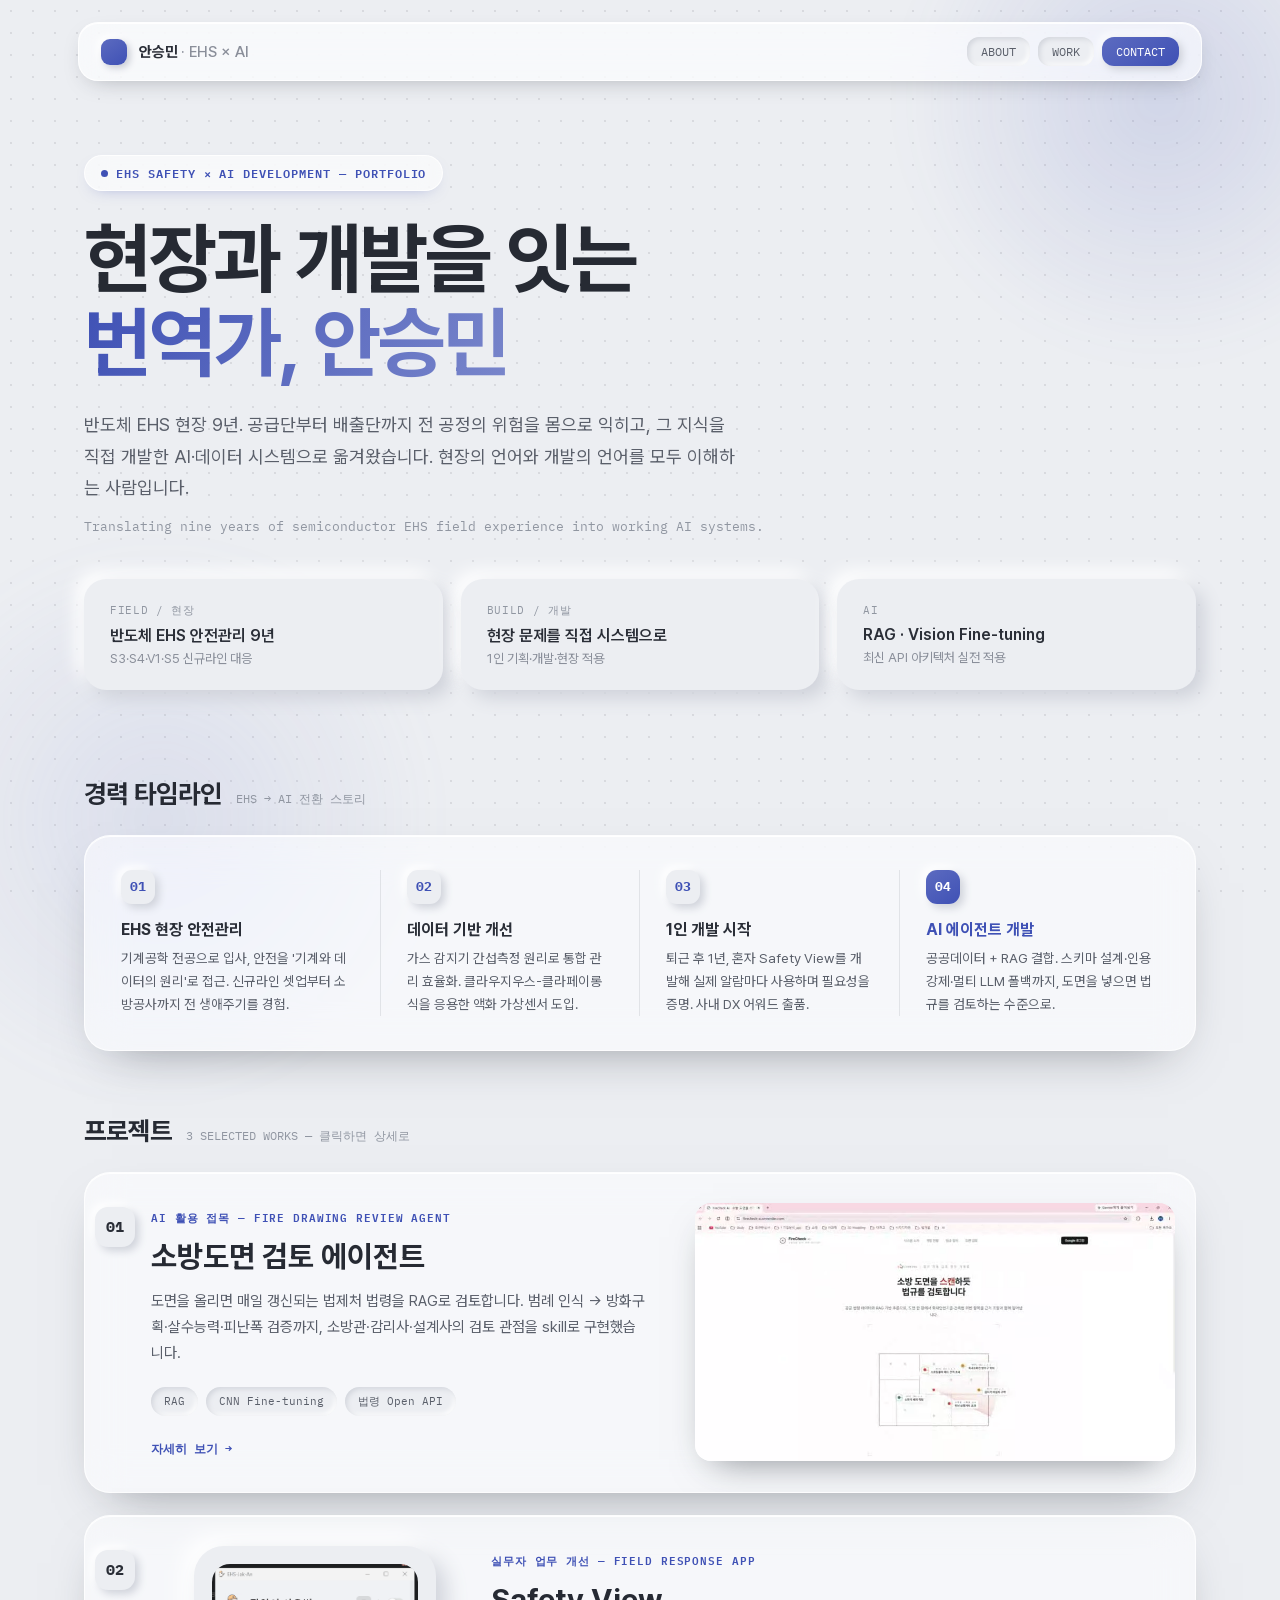
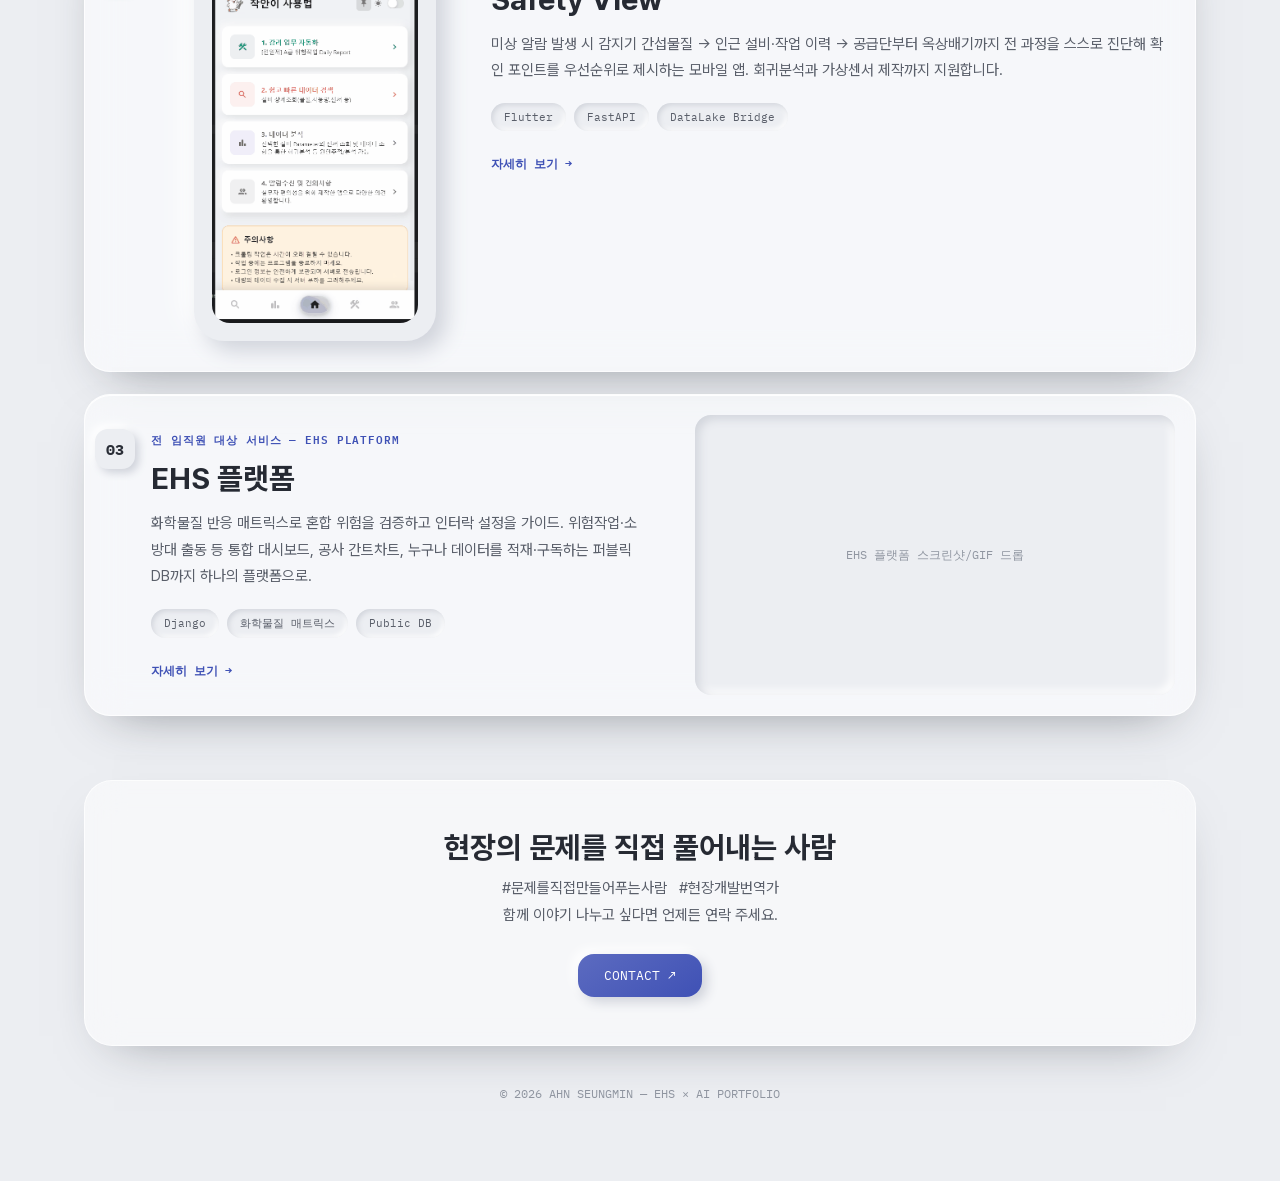
<file: index.html>
<!doctype html>
<html lang="ko">
<head>
<meta charset="utf-8">
<meta name="viewport" content="width=device-width, initial-scale=1">
<title>안승민 · EHS × AI 포트폴리오</title>
<meta name="description" content="반도체 EHS 현장 9년의 경험을 AI·데이터 시스템으로 옮겨온 안승민의 포트폴리오. 소방도면 검토 에이전트, Safety View, EHS 플랫폼.">
<meta property="og:title" content="안승민 · EHS × AI 포트폴리오">
<meta property="og:description" content="현장과 개발을 잇는 번역가, 안승민 — EHS × AI 포트폴리오">
<meta property="og:type" content="website">
<link rel="preconnect" href="https://fonts.googleapis.com">
<link rel="preconnect" href="https://fonts.gstatic.com" crossorigin>
<link rel="stylesheet" href="https://fonts.googleapis.com/css2?family=IBM+Plex+Mono:wght@400;500;600&display=swap">
<link rel="stylesheet" href="styles.css">
</head>
<body>
<section class="page active" id="page-home">
<div style="position: relative; min-height: 100vh; background: #ECEEF2; overflow: hidden;">
  <!-- dot layer -->
  <div style="position: fixed; inset: 0; background-image: radial-gradient(circle, rgba(42,46,55,0.10) 1px, transparent 1.4px); background-size: 22px 22px; pointer-events: none; z-index: 0;"></div>
  <!-- aurora blobs -->
  <div style="position: fixed; top: -160px; right: -140px; width: 520px; height: 520px; border-radius: 50%; background: radial-gradient(circle, rgba(63,81,181,0.16), transparent 70%); filter: blur(20px); pointer-events: none; z-index: 0;"></div>
  <div style="position: fixed; bottom: -200px; left: -120px; width: 560px; height: 560px; border-radius: 50%; background: radial-gradient(circle, rgba(121,134,203,0.14), transparent 70%); filter: blur(20px); pointer-events: none; z-index: 0;"></div>

  <div style="position: relative; z-index: 1; max-width: 1180px; margin: 0 auto; padding: 22px 28px 80px;">

    <!-- glass nav -->
    <div style="position: sticky; top: 18px; z-index: 20; display: flex; align-items: center; justify-content: space-between; padding: 14px 22px; border-radius: 20px; background: rgba(255,255,255,0.62); backdrop-filter: blur(18px) saturate(160%); -webkit-backdrop-filter: blur(18px) saturate(160%); border: 1px solid rgba(255,255,255,0.8); box-shadow: 0 8px 24px -12px rgba(40,46,55,0.4), inset 0 1px 0 rgba(255,255,255,0.9);">
      <div style="display: flex; align-items: center; gap: 12px;">
        <span style="width: 26px; height: 26px; border-radius: 9px; background: linear-gradient(145deg, #5C6BC0, #3F51B5); box-shadow: 3px 3px 7px #c9ccd4, -3px -3px 7px #ffffff;"></span>
        <span style="font-weight: 700; font-size: 15px; color: #2A2E37;">안승민 <span style="color: #8A8F9A; font-weight: 500;">· EHS × AI</span></span>
      </div>
      <div style="display: flex; gap: 8px;">
        <a href="#about" style="font-family: 'IBM Plex Mono', monospace; font-size: 12px; color: #5A5F6A; padding: 7px 14px; border-radius: 12px; background: #ECEEF2; box-shadow: inset 2px 2px 5px #d2d5dc, inset -2px -2px 5px #ffffff;">ABOUT</a>
        <a href="#work" style="font-family: 'IBM Plex Mono', monospace; font-size: 12px; color: #5A5F6A; padding: 7px 14px; border-radius: 12px; background: #ECEEF2; box-shadow: inset 2px 2px 5px #d2d5dc, inset -2px -2px 5px #ffffff;">WORK</a>
        <a href="#contact" style="font-family: 'IBM Plex Mono', monospace; font-size: 12px; color: #ffffff; padding: 7px 14px; border-radius: 12px; background: linear-gradient(145deg, #5C6BC0, #3F51B5); box-shadow: 3px 3px 8px #c9ccd4, -3px -3px 8px #ffffff;">CONTACT</a>
      </div>
    </div>

    <!-- hero -->
    <div id="about" style="padding: 74px 6px 44px; scroll-margin-top: 90px;">
      <div style="display: inline-flex; align-items: center; gap: 8px; font-family: 'IBM Plex Mono', monospace; font-size: 12px; color: #3F51B5; font-weight: 600; letter-spacing: 0.08em; padding: 7px 16px; border-radius: 999px; background: rgba(255,255,255,0.6); backdrop-filter: blur(12px); border: 1px solid rgba(255,255,255,0.8); box-shadow: 0 6px 16px -10px rgba(63,81,181,0.5); margin-bottom: 26px;">
        <span style="width: 7px; height: 7px; border-radius: 50%; background: #3F51B5;"></span>EHS SAFETY × AI DEVELOPMENT — PORTFOLIO
      </div>
      <div style="font-size: 78px; font-weight: 700; line-height: 1.08; letter-spacing: -0.025em; color: #262A33;">현장과 개발을 잇는<br><span style="background: linear-gradient(120deg, #3F51B5, #7986CB); -webkit-background-clip: text; background-clip: text; -webkit-text-fill-color: transparent;">번역가, 안승민</span></div>
      <div style="font-size: 18px; line-height: 1.75; color: #5A5F6A; max-width: 660px; margin-top: 24px;">반도체 EHS 현장 9년. 공급단부터 배출단까지 전 공정의 위험을 몸으로 익히고, 그 지식을 직접 개발한 AI·데이터 시스템으로 옮겨왔습니다. 현장의 언어와 개발의 언어를 모두 이해하는 사람입니다.</div>
      <div style="font-family: 'IBM Plex Mono', monospace; font-size: 13px; color: #9096A1; margin-top: 14px;">Translating nine years of semiconductor EHS field experience into working AI systems.</div>

      <!-- stat cells -->
      <div style="display: grid; grid-template-columns: 1fr 1fr 1fr; gap: 18px; margin-top: 44px;">
        <div style="padding: 24px 26px; border-radius: 22px; background: #ECEEF2; box-shadow: 8px 8px 18px #cfd2da, -8px -8px 18px #ffffff;">
          <div style="font-family: 'IBM Plex Mono', monospace; font-size: 11px; color: #9096A1; letter-spacing: 0.06em; margin-bottom: 8px;">FIELD / 현장</div>
          <div style="font-size: 16px; font-weight: 600; color: #2A2E37;">반도체 EHS 안전관리 9년</div>
          <div style="font-size: 13px; color: #8A8F9A; margin-top: 6px;">S3·S4·V1·S5 신규라인 대응</div>
        </div>
        <div style="padding: 24px 26px; border-radius: 22px; background: #ECEEF2; box-shadow: 8px 8px 18px #cfd2da, -8px -8px 18px #ffffff;">
          <div style="font-family: 'IBM Plex Mono', monospace; font-size: 11px; color: #9096A1; letter-spacing: 0.06em; margin-bottom: 8px;">BUILD / 개발</div>
          <div style="font-size: 16px; font-weight: 600; color: #2A2E37;">현장 문제를 직접 시스템으로</div>
          <div style="font-size: 13px; color: #8A8F9A; margin-top: 6px;">1인 기획·개발·현장 적용</div>
        </div>
        <div style="padding: 24px 26px; border-radius: 22px; background: #ECEEF2; box-shadow: 8px 8px 18px #cfd2da, -8px -8px 18px #ffffff;">
          <div style="font-family: 'IBM Plex Mono', monospace; font-size: 11px; color: #9096A1; letter-spacing: 0.06em; margin-bottom: 8px;">AI</div>
          <div style="font-size: 16px; font-weight: 600; color: #2A2E37;">RAG · Vision Fine-tuning</div>
          <div style="font-size: 13px; color: #8A8F9A; margin-top: 6px;">최신 API 아키텍처 실전 적용</div>
        </div>
      </div>
    </div>

    <!-- career timeline: EHS → AI story -->
    <div style="margin: 44px 6px 0;">
      <div style="display: flex; align-items: baseline; gap: 14px; margin-bottom: 26px;">
        <div style="font-size: 26px; font-weight: 700; color: #262A33;">경력 타임라인</div>
        <div style="font-family: 'IBM Plex Mono', monospace; font-size: 12px; color: #9096A1;">EHS → AI 전환 스토리</div>
      </div>
      <div style="padding: 34px 36px; border-radius: 26px; background: rgba(255,255,255,0.55); backdrop-filter: blur(20px) saturate(160%); -webkit-backdrop-filter: blur(20px) saturate(160%); border: 1px solid rgba(255,255,255,0.75); box-shadow: 0 20px 50px -28px rgba(40,46,55,0.55), inset 0 1px 0 rgba(255,255,255,0.9);">
        <div style="display: grid; grid-template-columns: 1fr 1fr 1fr 1fr; gap: 0;">
          <div style="padding-right: 26px; border-right: 1px solid rgba(42,46,55,0.1);">
            <div style="width: 34px; height: 34px; border-radius: 11px; background: #ECEEF2; box-shadow: 4px 4px 9px #cfd2da, -4px -4px 9px #ffffff; display: flex; align-items: center; justify-content: center; font-family: 'IBM Plex Mono', monospace; font-size: 13px; font-weight: 700; color: #3F51B5; margin-bottom: 16px;">01</div>
            <div style="font-size: 16px; font-weight: 700; color: #2A2E37; margin-bottom: 8px;">EHS 현장 안전관리</div>
            <div style="font-size: 13.5px; line-height: 1.7; color: #5A5F6A;">기계공학 전공으로 입사, 안전을 '기계와 데이터의 원리'로 접근. 신규라인 셋업부터 소방공사까지 전 생애주기를 경험.</div>
          </div>
          <div style="padding: 0 26px; border-right: 1px solid rgba(42,46,55,0.1);">
            <div style="width: 34px; height: 34px; border-radius: 11px; background: #ECEEF2; box-shadow: 4px 4px 9px #cfd2da, -4px -4px 9px #ffffff; display: flex; align-items: center; justify-content: center; font-family: 'IBM Plex Mono', monospace; font-size: 13px; font-weight: 700; color: #3F51B5; margin-bottom: 16px;">02</div>
            <div style="font-size: 16px; font-weight: 700; color: #2A2E37; margin-bottom: 8px;">데이터 기반 개선</div>
            <div style="font-size: 13.5px; line-height: 1.7; color: #5A5F6A;">가스 감지기 간섭측정 원리로 통합 관리 효율화. 클라우지우스-클라페이롱 식을 응용한 액화 가상센서 도입.</div>
          </div>
          <div style="padding: 0 26px; border-right: 1px solid rgba(42,46,55,0.1);">
            <div style="width: 34px; height: 34px; border-radius: 11px; background: #ECEEF2; box-shadow: 4px 4px 9px #cfd2da, -4px -4px 9px #ffffff; display: flex; align-items: center; justify-content: center; font-family: 'IBM Plex Mono', monospace; font-size: 13px; font-weight: 700; color: #3F51B5; margin-bottom: 16px;">03</div>
            <div style="font-size: 16px; font-weight: 700; color: #2A2E37; margin-bottom: 8px;">1인 개발 시작</div>
            <div style="font-size: 13.5px; line-height: 1.7; color: #5A5F6A;">퇴근 후 1년, 혼자 Safety View를 개발해 실제 알람마다 사용하며 필요성을 증명. 사내 DX 어워드 출품.</div>
          </div>
          <div style="padding-left: 26px;">
            <div style="width: 34px; height: 34px; border-radius: 11px; background: linear-gradient(145deg, #5C6BC0, #3F51B5); box-shadow: 4px 4px 9px #cfd2da, -4px -4px 9px #ffffff; display: flex; align-items: center; justify-content: center; font-family: 'IBM Plex Mono', monospace; font-size: 13px; font-weight: 700; color: #ffffff; margin-bottom: 16px;">04</div>
            <div style="font-size: 16px; font-weight: 700; color: #3F51B5; margin-bottom: 8px;">AI 에이전트 개발</div>
            <div style="font-size: 13.5px; line-height: 1.7; color: #5A5F6A;">공공데이터 + RAG 결합. 스키마 설계·인용 강제·멀티 LLM 폴백까지, 도면을 넣으면 법규를 검토하는 수준으로.</div>
          </div>
        </div>
      </div>
    </div>

    <!-- WORK -->
    <div id="work" style="margin: 64px 6px 0; scroll-margin-top: 90px;">
      <div style="display: flex; align-items: baseline; gap: 14px; margin-bottom: 26px;">
        <div style="font-size: 26px; font-weight: 700; color: #262A33;">프로젝트</div>
        <div style="font-family: 'IBM Plex Mono', monospace; font-size: 12px; color: #9096A1;">3 SELECTED WORKS — 클릭하면 상세로</div>
      </div>

      <!-- project 01 -->
      <a class="proj-card" data-goto="p1" style="display: grid; grid-template-columns: 60px 1fr 520px; margin-bottom: 22px; border-radius: 26px; overflow: hidden; background: rgba(255,255,255,0.55); backdrop-filter: blur(20px) saturate(160%); -webkit-backdrop-filter: blur(20px) saturate(160%); border: 1px solid rgba(255,255,255,0.75); box-shadow: 0 20px 50px -28px rgba(40,46,55,0.55), inset 0 1px 0 rgba(255,255,255,0.9); transition: transform 0.25s ease, box-shadow 0.25s ease;">
        <div style="display: flex; align-items: flex-start; justify-content: center; padding-top: 34px;">
          <span style="width: 40px; height: 40px; border-radius: 13px; background: #ECEEF2; box-shadow: 4px 4px 9px #cfd2da, -4px -4px 9px #ffffff; display: flex; align-items: center; justify-content: center; font-family: 'IBM Plex Mono', monospace; font-size: 15px; font-weight: 700; color: #2A2E37;">01</span>
        </div>
        <div style="padding: 34px 30px 34px 6px;">
          <div style="font-family: 'IBM Plex Mono', monospace; font-size: 11px; color: #3F51B5; font-weight: 600; letter-spacing: 0.08em; margin-bottom: 12px;">AI 활용 접목 — FIRE DRAWING REVIEW AGENT</div>
          <div style="font-size: 30px; font-weight: 700; line-height: 1.2; margin-bottom: 14px; color: #262A33;">소방도면 검토 에이전트</div>
          <div style="font-size: 15px; line-height: 1.75; color: #5A5F6A;">도면을 올리면 매일 갱신되는 법제처 법령을 RAG로 검토합니다. 범례 인식 → 방화구획·살수능력·피난폭 검증까지, 소방관·감리사·설계사의 검토 관점을 skill로 구현했습니다.</div>
          <div style="display: flex; flex-wrap: wrap; gap: 8px; margin-top: 20px;">
            <span style="font-family: 'IBM Plex Mono', monospace; font-size: 11px; color: #5A5F6A; padding: 7px 13px; border-radius: 999px; background: #ECEEF2; box-shadow: inset 2px 2px 5px #d2d5dc, inset -2px -2px 5px #ffffff;">RAG</span>
            <span style="font-family: 'IBM Plex Mono', monospace; font-size: 11px; color: #5A5F6A; padding: 7px 13px; border-radius: 999px; background: #ECEEF2; box-shadow: inset 2px 2px 5px #d2d5dc, inset -2px -2px 5px #ffffff;">CNN Fine-tuning</span>
            <span style="font-family: 'IBM Plex Mono', monospace; font-size: 11px; color: #5A5F6A; padding: 7px 13px; border-radius: 999px; background: #ECEEF2; box-shadow: inset 2px 2px 5px #d2d5dc, inset -2px -2px 5px #ffffff;">법령 Open API</span>
          </div>
          <div style="display: inline-flex; align-items: center; gap: 6px; margin-top: 22px; font-family: 'IBM Plex Mono', monospace; font-size: 12px; font-weight: 600; color: #3F51B5;">자세히 보기 →</div>
        </div>
        <div style="padding: 20px; display: flex; align-items: center;">
          <video src="assets/firecheck-demo.webm" autoplay="" muted="" loop="" playsinline="" style="width: 100%; display: block; border-radius: 16px; box-shadow: 0 16px 36px -18px rgba(40,46,55,0.6);"></video>
        </div>
      </a>

      <!-- project 02 -->
      <a class="proj-card" data-goto="p2" style="display: grid; grid-template-columns: 60px 340px 1fr; margin-bottom: 22px; border-radius: 26px; overflow: hidden; background: rgba(255,255,255,0.55); backdrop-filter: blur(20px) saturate(160%); -webkit-backdrop-filter: blur(20px) saturate(160%); border: 1px solid rgba(255,255,255,0.75); box-shadow: 0 20px 50px -28px rgba(40,46,55,0.55), inset 0 1px 0 rgba(255,255,255,0.9); transition: transform 0.25s ease, box-shadow 0.25s ease;">
        <div style="display: flex; align-items: flex-start; justify-content: center; padding-top: 34px;">
          <span style="width: 40px; height: 40px; border-radius: 13px; background: #ECEEF2; box-shadow: 4px 4px 9px #cfd2da, -4px -4px 9px #ffffff; display: flex; align-items: center; justify-content: center; font-family: 'IBM Plex Mono', monospace; font-size: 15px; font-weight: 700; color: #2A2E37;">02</span>
        </div>
        <div style="display: flex; align-items: center; justify-content: center; padding: 30px;">
          <div style="padding: 18px; border-radius: 30px; background: #ECEEF2; box-shadow: 10px 10px 22px #cfd2da, -10px -10px 22px #ffffff;">
            <img src="assets/safetyview.gif" style="width: 206px; display: block; border-radius: 18px;">
          </div>
        </div>
        <div style="padding: 34px 30px 34px 6px;">
          <div style="font-family: 'IBM Plex Mono', monospace; font-size: 11px; color: #3F51B5; font-weight: 600; letter-spacing: 0.08em; margin-bottom: 12px;">실무자 업무 개선 — FIELD RESPONSE APP</div>
          <div style="font-size: 30px; font-weight: 700; line-height: 1.2; margin-bottom: 14px; color: #262A33;">Safety View</div>
          <div style="font-size: 15px; line-height: 1.75; color: #5A5F6A;">미상 알람 발생 시 감지기 간섭물질 → 인근 설비·작업 이력 → 공급단부터 옥상배기까지 전 과정을 스스로 진단해 확인 포인트를 우선순위로 제시하는 모바일 앱. 회귀분석과 가상센서 제작까지 지원합니다.</div>
          <div style="display: flex; flex-wrap: wrap; gap: 8px; margin-top: 20px;">
            <span style="font-family: 'IBM Plex Mono', monospace; font-size: 11px; color: #5A5F6A; padding: 7px 13px; border-radius: 999px; background: #ECEEF2; box-shadow: inset 2px 2px 5px #d2d5dc, inset -2px -2px 5px #ffffff;">Flutter</span>
            <span style="font-family: 'IBM Plex Mono', monospace; font-size: 11px; color: #5A5F6A; padding: 7px 13px; border-radius: 999px; background: #ECEEF2; box-shadow: inset 2px 2px 5px #d2d5dc, inset -2px -2px 5px #ffffff;">FastAPI</span>
            <span style="font-family: 'IBM Plex Mono', monospace; font-size: 11px; color: #5A5F6A; padding: 7px 13px; border-radius: 999px; background: #ECEEF2; box-shadow: inset 2px 2px 5px #d2d5dc, inset -2px -2px 5px #ffffff;">DataLake Bridge</span>
          </div>
          <div style="display: inline-flex; align-items: center; gap: 6px; margin-top: 22px; font-family: 'IBM Plex Mono', monospace; font-size: 12px; font-weight: 600; color: #3F51B5;">자세히 보기 →</div>
        </div>
      </a>

      <!-- project 03 -->
      <a class="proj-card" data-goto="p3" style="display: grid; grid-template-columns: 60px 1fr 520px; border-radius: 26px; overflow: hidden; background: rgba(255,255,255,0.55); backdrop-filter: blur(20px) saturate(160%); -webkit-backdrop-filter: blur(20px) saturate(160%); border: 1px solid rgba(255,255,255,0.75); box-shadow: 0 20px 50px -28px rgba(40,46,55,0.55), inset 0 1px 0 rgba(255,255,255,0.9); transition: transform 0.25s ease, box-shadow 0.25s ease;">
        <div style="display: flex; align-items: flex-start; justify-content: center; padding-top: 34px;">
          <span style="width: 40px; height: 40px; border-radius: 13px; background: #ECEEF2; box-shadow: 4px 4px 9px #cfd2da, -4px -4px 9px #ffffff; display: flex; align-items: center; justify-content: center; font-family: 'IBM Plex Mono', monospace; font-size: 15px; font-weight: 700; color: #2A2E37;">03</span>
        </div>
        <div style="padding: 34px 30px 34px 6px;">
          <div style="font-family: 'IBM Plex Mono', monospace; font-size: 11px; color: #3F51B5; font-weight: 600; letter-spacing: 0.08em; margin-bottom: 12px;">전 임직원 대상 서비스 — EHS PLATFORM</div>
          <div style="font-size: 30px; font-weight: 700; line-height: 1.2; margin-bottom: 14px; color: #262A33;">EHS 플랫폼</div>
          <div style="font-size: 15px; line-height: 1.75; color: #5A5F6A;">화학물질 반응 매트릭스로 혼합 위험을 검증하고 인터락 설정을 가이드. 위험작업·소방대 출동 등 통합 대시보드, 공사 간트차트, 누구나 데이터를 적재·구독하는 퍼블릭 DB까지 하나의 플랫폼으로.</div>
          <div style="display: flex; flex-wrap: wrap; gap: 8px; margin-top: 20px;">
            <span style="font-family: 'IBM Plex Mono', monospace; font-size: 11px; color: #5A5F6A; padding: 7px 13px; border-radius: 999px; background: #ECEEF2; box-shadow: inset 2px 2px 5px #d2d5dc, inset -2px -2px 5px #ffffff;">Django</span>
            <span style="font-family: 'IBM Plex Mono', monospace; font-size: 11px; color: #5A5F6A; padding: 7px 13px; border-radius: 999px; background: #ECEEF2; box-shadow: inset 2px 2px 5px #d2d5dc, inset -2px -2px 5px #ffffff;">화학물질 매트릭스</span>
            <span style="font-family: 'IBM Plex Mono', monospace; font-size: 11px; color: #5A5F6A; padding: 7px 13px; border-radius: 999px; background: #ECEEF2; box-shadow: inset 2px 2px 5px #d2d5dc, inset -2px -2px 5px #ffffff;">Public DB</span>
          </div>
          <div style="display: inline-flex; align-items: center; gap: 6px; margin-top: 22px; font-family: 'IBM Plex Mono', monospace; font-size: 12px; font-weight: 600; color: #3F51B5;">자세히 보기 →</div>
        </div>
        <div style="padding: 20px;">
          <div style="width: 100%; height: 100%; min-height: 280px; border-radius: 16px; overflow: hidden; box-shadow: inset 4px 4px 10px #d2d5dc, inset -4px -4px 10px #ffffff; background: #ECEEF2;">
            <div style="width:100%;height:100%;display:flex;align-items:center;justify-content:center;text-align:center;font-family:'IBM Plex Mono',monospace;font-size:12px;color:#9096A1;padding:20px;">EHS 플랫폼 스크린샷/GIF 드롭</div>
          </div>
        </div>
      </a>
    </div>

    <!-- contact -->
    <div id="contact" style="margin: 64px 6px 0; scroll-margin-top: 90px; padding: 48px 40px; border-radius: 28px; text-align: center; background: rgba(255,255,255,0.5); backdrop-filter: blur(18px); -webkit-backdrop-filter: blur(18px); border: 1px solid rgba(255,255,255,0.7); box-shadow: 0 20px 50px -30px rgba(40,46,55,0.5);">
      <div style="font-size: 30px; font-weight: 700; color: #262A33; margin-bottom: 10px;">현장의 문제를 직접 풀어내는 사람</div>
      <div style="font-size: 15px; line-height: 1.75; color: #5A5F6A; max-width: 560px; margin: 0 auto 26px;">#문제를직접만들어푸는사람 &nbsp; #현장개발번역가<br>함께 이야기 나누고 싶다면 언제든 연락 주세요.</div>
      <a href="#contact" style="display: inline-flex; align-items: center; gap: 8px; font-family: 'IBM Plex Mono', monospace; font-size: 13px; color: #ffffff; padding: 13px 26px; border-radius: 16px; background: linear-gradient(145deg, #5C6BC0, #3F51B5); box-shadow: 5px 5px 12px #cfd2da, -5px -5px 12px #ffffff;">CONTACT ↗</a>
    </div>

    <div style="text-align: center; margin-top: 40px; font-family: 'IBM Plex Mono', monospace; font-size: 12px; color: #9096A1;">© 2026 AHN SEUNGMIN — EHS × AI PORTFOLIO</div>
  </div>

</div>
</section>

<section class="page" id="page-p1">
<div style="position: relative; min-height: 100vh; background: #ECEEF2; overflow: hidden;">
  <div style="position: fixed; inset: 0; background-image: radial-gradient(circle, rgba(42,46,55,0.10) 1px, transparent 1.4px); background-size: 22px 22px; pointer-events: none; z-index: 0;"></div>
  <div style="position: fixed; top: -160px; right: -140px; width: 520px; height: 520px; border-radius: 50%; background: radial-gradient(circle, rgba(63,81,181,0.16), transparent 70%); filter: blur(20px); pointer-events: none; z-index: 0;"></div>
  <div style="position: fixed; bottom: -200px; left: -120px; width: 560px; height: 560px; border-radius: 50%; background: radial-gradient(circle, rgba(121,134,203,0.14), transparent 70%); filter: blur(20px); pointer-events: none; z-index: 0;"></div>

  <div style="position: relative; z-index: 1; max-width: 1120px; margin: 0 auto; padding: 22px 28px 80px;">

    <!-- nav -->
    <div style="position: sticky; top: 18px; z-index: 20; display: flex; align-items: center; justify-content: space-between; padding: 13px 20px; border-radius: 20px; background: rgba(255,255,255,0.62); backdrop-filter: blur(18px) saturate(160%); -webkit-backdrop-filter: blur(18px) saturate(160%); border: 1px solid rgba(255,255,255,0.8); box-shadow: 0 8px 24px -12px rgba(40,46,55,0.4), inset 0 1px 0 rgba(255,255,255,0.9);">
      <a data-goto="home" style="display: inline-flex; align-items: center; gap: 8px; font-family: 'IBM Plex Mono', monospace; font-size: 12px; color: #5A5F6A; padding: 8px 15px; border-radius: 12px; background: #ECEEF2; box-shadow: inset 2px 2px 5px #d2d5dc, inset -2px -2px 5px #ffffff;">← 메인으로</a>
      <div style="font-family: 'IBM Plex Mono', monospace; font-size: 12px; color: #9096A1;">01 / FIRE DRAWING REVIEW AGENT</div>
    </div>

    <!-- hero -->
    <div style="padding: 60px 6px 36px;">
      <div style="display: flex; align-items: center; gap: 14px; margin-bottom: 22px;">
        <span style="width: 46px; height: 46px; border-radius: 14px; background: linear-gradient(145deg, #5C6BC0, #3F51B5); box-shadow: 5px 5px 12px #cfd2da, -5px -5px 12px #ffffff; display: flex; align-items: center; justify-content: center; font-family: 'IBM Plex Mono', monospace; font-size: 17px; font-weight: 700; color: #ffffff;">01</span>
        <span style="font-family: 'IBM Plex Mono', monospace; font-size: 12px; color: #3F51B5; font-weight: 600; letter-spacing: 0.08em; padding: 7px 15px; border-radius: 999px; background: rgba(255,255,255,0.65); border: 1px solid rgba(255,255,255,0.8);">AI 활용 접목</span>
      </div>
      <div style="font-size: 58px; font-weight: 700; line-height: 1.12; letter-spacing: -0.02em; color: #262A33;">소방도면 검토 에이전트</div>
      <div style="font-family: 'IBM Plex Mono', monospace; font-size: 15px; color: #7986CB; font-weight: 500; margin-top: 10px;">Fire Drawing Review Agent · RAG-powered legal compliance</div>
      <div style="font-size: 18px; line-height: 1.8; color: #5A5F6A; max-width: 720px; margin-top: 22px;">소방도면과 건축도면을 올리면, 매일 아침 자동으로 갱신되는 최신 법령을 근거로 법적 준수 여부를 검토합니다. 소방관·감리사·설계사가 실제 검토하는 순서와 관점을 그대로 skill로 구현하고, 인허가 미승인 사례까지 반영해 재검토하는 에이전트입니다.</div>
      <div style="display: flex; flex-wrap: wrap; gap: 8px; margin-top: 24px;">
        <span style="font-family: 'IBM Plex Mono', monospace; font-size: 11px; color: #5A5F6A; padding: 7px 13px; border-radius: 999px; background: #ECEEF2; box-shadow: inset 2px 2px 5px #d2d5dc, inset -2px -2px 5px #ffffff;">RAG</span>
        <span style="font-family: 'IBM Plex Mono', monospace; font-size: 11px; color: #5A5F6A; padding: 7px 13px; border-radius: 999px; background: #ECEEF2; box-shadow: inset 2px 2px 5px #d2d5dc, inset -2px -2px 5px #ffffff;">CNN Fine-tuning</span>
        <span style="font-family: 'IBM Plex Mono', monospace; font-size: 11px; color: #5A5F6A; padding: 7px 13px; border-radius: 999px; background: #ECEEF2; box-shadow: inset 2px 2px 5px #d2d5dc, inset -2px -2px 5px #ffffff;">2-Stage Vision</span>
        <span style="font-family: 'IBM Plex Mono', monospace; font-size: 11px; color: #5A5F6A; padding: 7px 13px; border-radius: 999px; background: #ECEEF2; box-shadow: inset 2px 2px 5px #d2d5dc, inset -2px -2px 5px #ffffff;">법령 Open API</span>
        <span style="font-family: 'IBM Plex Mono', monospace; font-size: 11px; color: #5A5F6A; padding: 7px 13px; border-radius: 999px; background: #ECEEF2; box-shadow: inset 2px 2px 5px #d2d5dc, inset -2px -2px 5px #ffffff;">Multi-LLM Fallback</span>
      </div>
    </div>

    <!-- big media -->
    <div style="margin: 0 6px 20px; padding: 20px; border-radius: 26px; background: rgba(255,255,255,0.55); backdrop-filter: blur(20px) saturate(160%); -webkit-backdrop-filter: blur(20px) saturate(160%); border: 1px solid rgba(255,255,255,0.75); box-shadow: 0 20px 50px -28px rgba(40,46,55,0.55), inset 0 1px 0 rgba(255,255,255,0.9);">
      <video src="assets/firecheck-demo.webm" autoplay="" muted="" loop="" playsinline="" controls="" style="width: 100%; display: block; border-radius: 16px; box-shadow: 0 16px 36px -18px rgba(40,46,55,0.6);"></video>
    </div>
    <div style="text-align: center; font-family: 'IBM Plex Mono', monospace; font-size: 12px; color: #9096A1; margin-bottom: 56px;">▲ 도면 업로드 → 객체 인식 → 법규 검토 → 근거 조문 인용 리포트</div>

    <!-- metrics -->
    <div style="display: grid; grid-template-columns: 1fr 1fr 1fr; gap: 18px; margin: 0 6px 56px;">
      <div style="padding: 26px 28px; border-radius: 22px; background: #ECEEF2; box-shadow: 8px 8px 18px #cfd2da, -8px -8px 18px #ffffff;">
        <div style="font-size: 40px; font-weight: 700; color: #3F51B5; line-height: 1;">2,082<span style="font-size: 18px; color: #8A8F9A; font-weight: 500;">개</span></div>
        <div style="font-size: 13.5px; color: #5A5F6A; margin-top: 10px;">벡터화한 소방·건축 법령 및 NFTC 조문</div>
      </div>
      <div style="padding: 26px 28px; border-radius: 22px; background: #ECEEF2; box-shadow: 8px 8px 18px #cfd2da, -8px -8px 18px #ffffff;">
        <div style="font-size: 40px; font-weight: 700; color: #3F51B5; line-height: 1;">매일<span style="font-size: 18px; color: #8A8F9A; font-weight: 500;"> 아침</span></div>
        <div style="font-size: 13.5px; color: #5A5F6A; margin-top: 10px;">국가법령정보 Open API로 최신 법규 자동 동기화</div>
      </div>
      <div style="padding: 26px 28px; border-radius: 22px; background: #ECEEF2; box-shadow: 8px 8px 18px #cfd2da, -8px -8px 18px #ffffff;">
        <div style="font-size: 40px; font-weight: 700; color: #3F51B5; line-height: 1;">100<span style="font-size: 18px; color: #8A8F9A; font-weight: 500;">% 인용</span></div>
        <div style="font-size: 13.5px; color: #5A5F6A; margin-top: 10px;">모든 판단에 근거 조문 인용을 강제</div>
      </div>
    </div>

    <!-- pipeline -->
    <div style="margin: 0 6px 56px;">
      <div style="font-size: 24px; font-weight: 700; color: #262A33; margin-bottom: 22px;">검토 파이프라인 <span style="font-family: 'IBM Plex Mono', monospace; font-size: 12px; color: #9096A1; font-weight: 400;">REVIEW PIPELINE</span></div>
      <div style="display: grid; grid-template-columns: repeat(5, 1fr); gap: 12px;">
        <div style="padding: 22px 18px; border-radius: 20px; background: rgba(255,255,255,0.55); backdrop-filter: blur(14px); -webkit-backdrop-filter: blur(14px); border: 1px solid rgba(255,255,255,0.75); box-shadow: 0 14px 34px -22px rgba(40,46,55,0.5);">
          <div style="font-family: 'IBM Plex Mono', monospace; font-size: 11px; color: #7986CB; margin-bottom: 10px;">STEP 1</div>
          <div style="font-size: 15px; font-weight: 700; color: #2A2E37; margin-bottom: 6px;">범례 인식</div>
          <div style="font-size: 12.5px; line-height: 1.6; color: #6B6F7A;">도면의 범례를 먼저 찾아 올바른 객체를 확정</div>
        </div>
        <div style="padding: 22px 18px; border-radius: 20px; background: rgba(255,255,255,0.55); backdrop-filter: blur(14px); -webkit-backdrop-filter: blur(14px); border: 1px solid rgba(255,255,255,0.75); box-shadow: 0 14px 34px -22px rgba(40,46,55,0.5);">
          <div style="font-family: 'IBM Plex Mono', monospace; font-size: 11px; color: #7986CB; margin-bottom: 10px;">STEP 2</div>
          <div style="font-size: 15px; font-weight: 700; color: #2A2E37; margin-bottom: 6px;">객체 확인</div>
          <div style="font-size: 12.5px; line-height: 1.6; color: #6B6F7A;">범례가 없으면 업계 표준 객체를 받아 인식률 보강</div>
        </div>
        <div style="padding: 22px 18px; border-radius: 20px; background: rgba(255,255,255,0.55); backdrop-filter: blur(14px); -webkit-backdrop-filter: blur(14px); border: 1px solid rgba(255,255,255,0.75); box-shadow: 0 14px 34px -22px rgba(40,46,55,0.5);">
          <div style="font-family: 'IBM Plex Mono', monospace; font-size: 11px; color: #7986CB; margin-bottom: 10px;">STEP 3</div>
          <div style="font-size: 15px; font-weight: 700; color: #2A2E37; margin-bottom: 6px;">법규 검색</div>
          <div style="font-size: 12.5px; line-height: 1.6; color: #6B6F7A;">RAG로 최신 법령·NFTC에서 관련 조문 검색</div>
        </div>
        <div style="padding: 22px 18px; border-radius: 20px; background: rgba(255,255,255,0.55); backdrop-filter: blur(14px); -webkit-backdrop-filter: blur(14px); border: 1px solid rgba(255,255,255,0.75); box-shadow: 0 14px 34px -22px rgba(40,46,55,0.5);">
          <div style="font-family: 'IBM Plex Mono', monospace; font-size: 11px; color: #7986CB; margin-bottom: 10px;">STEP 4</div>
          <div style="font-size: 15px; font-weight: 700; color: #2A2E37; margin-bottom: 6px;">다방면 검토</div>
          <div style="font-size: 12.5px; line-height: 1.6; color: #6B6F7A;">방화구획·살수능력·피난폭 등 검토 관점 skill 적용</div>
        </div>
        <div style="padding: 22px 18px; border-radius: 20px; background: linear-gradient(145deg, rgba(92,107,192,0.14), rgba(63,81,181,0.1)); backdrop-filter: blur(14px); -webkit-backdrop-filter: blur(14px); border: 1px solid rgba(121,134,203,0.4); box-shadow: 0 14px 34px -22px rgba(63,81,181,0.5);">
          <div style="font-family: 'IBM Plex Mono', monospace; font-size: 11px; color: #3F51B5; margin-bottom: 10px;">STEP 5</div>
          <div style="font-size: 15px; font-weight: 700; color: #3F51B5; margin-bottom: 6px;">인용 리포트</div>
          <div style="font-size: 12.5px; line-height: 1.6; color: #4A4F5A;">근거 조문을 인용해 준수/미승인 사례까지 재검토</div>
        </div>
      </div>
    </div>

    <!-- core features -->
    <div style="margin: 0 6px 56px;">
      <div style="font-size: 24px; font-weight: 700; color: #262A33; margin-bottom: 22px;">핵심 기능 <span style="font-family: 'IBM Plex Mono', monospace; font-size: 12px; color: #9096A1; font-weight: 400;">CORE FEATURES</span></div>
      <div style="display: grid; grid-template-columns: 1fr 1fr; gap: 18px;">
        <div style="padding: 28px 30px; border-radius: 22px; background: #ECEEF2; box-shadow: 8px 8px 18px #cfd2da, -8px -8px 18px #ffffff;">
          <div style="font-size: 17px; font-weight: 700; color: #2A2E37; margin-bottom: 10px;">방화구획 검증</div>
          <div style="font-size: 14px; line-height: 1.75; color: #5A5F6A;">도면 상 구획 경계와 개구부를 인식해 방화구획 기준 충족 여부를 검토합니다.</div>
        </div>
        <div style="padding: 28px 30px; border-radius: 22px; background: #ECEEF2; box-shadow: 8px 8px 18px #cfd2da, -8px -8px 18px #ffffff;">
          <div style="font-size: 17px; font-weight: 700; color: #2A2E37; margin-bottom: 10px;">Pump 성능 기반 살수능력 검증</div>
          <div style="font-size: 14px; line-height: 1.75; color: #5A5F6A;">펌프 성능을 고려한 살수 능력과 살수 장애 요인을 함께 검증합니다.</div>
        </div>
        <div style="padding: 28px 30px; border-radius: 22px; background: #ECEEF2; box-shadow: 8px 8px 18px #cfd2da, -8px -8px 18px #ffffff;">
          <div style="font-size: 17px; font-weight: 700; color: #2A2E37; margin-bottom: 10px;">유도등·자동탐지설비 검토</div>
          <div style="font-size: 14px; line-height: 1.75; color: #5A5F6A;">유도등, 자동화재탐지설비 등 소방설비의 배치와 기준 적합성을 확인합니다.</div>
        </div>
        <div style="padding: 28px 30px; border-radius: 22px; background: #ECEEF2; box-shadow: 8px 8px 18px #cfd2da, -8px -8px 18px #ffffff;">
          <div style="font-size: 17px; font-weight: 700; color: #2A2E37; margin-bottom: 10px;">피난로 대피 폭 검토</div>
          <div style="font-size: 14px; line-height: 1.75; color: #5A5F6A;">피난 동선과 대피 폭을 다방면으로 검토해 피난 안전성을 판단합니다.</div>
        </div>
        <div style="padding: 28px 30px; border-radius: 22px; background: #ECEEF2; box-shadow: 8px 8px 18px #cfd2da, -8px -8px 18px #ffffff;">
          <div style="font-size: 17px; font-weight: 700; color: #2A2E37; margin-bottom: 10px;">최신 법규 자동 동기화</div>
          <div style="font-size: 14px; line-height: 1.75; color: #5A5F6A;">매일 아침 법제처 정보를 정기적으로 수집해 정확도 높은 최신 법규로 검토합니다.</div>
        </div>
        <div style="padding: 28px 30px; border-radius: 22px; background: #ECEEF2; box-shadow: 8px 8px 18px #cfd2da, -8px -8px 18px #ffffff;">
          <div style="font-size: 17px; font-weight: 700; color: #2A2E37; margin-bottom: 10px;">인허가 미승인 사례 재검토</div>
          <div style="font-size: 14px; line-height: 1.75; color: #5A5F6A;">과거 인허가 미승인 사례를 반영해 놓치기 쉬운 리스크를 다시 짚어냅니다.</div>
        </div>
      </div>
    </div>

    <!-- tech stack -->
    <div style="margin: 0 6px 56px; padding: 34px 36px; border-radius: 26px; background: rgba(255,255,255,0.55); backdrop-filter: blur(20px) saturate(160%); -webkit-backdrop-filter: blur(20px) saturate(160%); border: 1px solid rgba(255,255,255,0.75); box-shadow: 0 20px 50px -28px rgba(40,46,55,0.55), inset 0 1px 0 rgba(255,255,255,0.9);">
      <div style="font-size: 24px; font-weight: 700; color: #262A33; margin-bottom: 24px;">기술 스택 <span style="font-family: 'IBM Plex Mono', monospace; font-size: 12px; color: #9096A1; font-weight: 400;">TECH STACK</span></div>
      <div style="display: grid; grid-template-columns: 1fr 1fr 1fr; gap: 28px;">
        <div>
          <div style="font-family: 'IBM Plex Mono', monospace; font-size: 11px; color: #7986CB; letter-spacing: 0.06em; margin-bottom: 14px;">VISION</div>
          <div style="display: flex; flex-direction: column; gap: 9px;">
            <div style="font-size: 14px; color: #4A4F5A;">CNN Fine-tuning (객체 인식)</div>
            <div style="font-size: 14px; color: #4A4F5A;">2-Stage 비전 파이프라인</div>
            <div style="font-size: 14px; color: #4A4F5A;">업계 표준 객체 매칭</div>
          </div>
        </div>
        <div>
          <div style="font-family: 'IBM Plex Mono', monospace; font-size: 11px; color: #7986CB; letter-spacing: 0.06em; margin-bottom: 14px;">RETRIEVAL</div>
          <div style="display: flex; flex-direction: column; gap: 9px;">
            <div style="font-size: 14px; color: #4A4F5A;">국가법령정보 Open API</div>
            <div style="font-size: 14px; color: #4A4F5A;">법령·NFTC 벡터화 (2,082조문)</div>
            <div style="font-size: 14px; color: #4A4F5A;">RAG 검색 + 인용 강제</div>
          </div>
        </div>
        <div>
          <div style="font-family: 'IBM Plex Mono', monospace; font-size: 11px; color: #7986CB; letter-spacing: 0.06em; margin-bottom: 14px;">AGENT</div>
          <div style="display: flex; flex-direction: column; gap: 9px;">
            <div style="font-size: 14px; color: #4A4F5A;">스키마 설계 · 프롬프트 하네스</div>
            <div style="font-size: 14px; color: #4A4F5A;">검토 관점 Skill 시스템</div>
            <div style="font-size: 14px; color: #4A4F5A;">Multi-LLM Fallback</div>
          </div>
        </div>
      </div>
    </div>

    <!-- dev process -->
    <div style="margin: 0 6px 56px;">
      <div style="font-size: 24px; font-weight: 700; color: #262A33; margin-bottom: 22px;">개발 과정 <span style="font-family: 'IBM Plex Mono', monospace; font-size: 12px; color: #9096A1; font-weight: 400;">HOW I BUILT IT</span></div>
      <div style="display: flex; flex-direction: column; gap: 16px;">
        <div style="display: grid; grid-template-columns: 44px 1fr; gap: 18px; align-items: start;">
          <span style="width: 44px; height: 44px; border-radius: 13px; background: #ECEEF2; box-shadow: 4px 4px 9px #cfd2da, -4px -4px 9px #ffffff; display: flex; align-items: center; justify-content: center; font-family: 'IBM Plex Mono', monospace; font-size: 14px; font-weight: 700; color: #3F51B5;">1</span>
          <div style="padding: 22px 26px; border-radius: 20px; background: rgba(255,255,255,0.5); backdrop-filter: blur(12px); -webkit-backdrop-filter: blur(12px); border: 1px solid rgba(255,255,255,0.7);">
            <div style="font-size: 16px; font-weight: 700; color: #2A2E37; margin-bottom: 6px;">Vision Fine-tuning부터 시작</div>
            <div style="font-size: 14px; line-height: 1.75; color: #5A5F6A;">AI 이미지 객체 인식 성능을 높이기 위한 CNN Fine-tuning과 최신 아키텍처를 직접 학습·적용하며, 도면 객체 인식의 기반을 만들었습니다.</div>
          </div>
        </div>
        <div style="display: grid; grid-template-columns: 44px 1fr; gap: 18px; align-items: start;">
          <span style="width: 44px; height: 44px; border-radius: 13px; background: #ECEEF2; box-shadow: 4px 4px 9px #cfd2da, -4px -4px 9px #ffffff; display: flex; align-items: center; justify-content: center; font-family: 'IBM Plex Mono', monospace; font-size: 14px; font-weight: 700; color: #3F51B5;">2</span>
          <div style="padding: 22px 26px; border-radius: 20px; background: rgba(255,255,255,0.5); backdrop-filter: blur(12px); -webkit-backdrop-filter: blur(12px); border: 1px solid rgba(255,255,255,0.7);">
            <div style="font-size: 16px; font-weight: 700; color: #2A2E37; margin-bottom: 6px;">데이터 수집 · 스키마 · RAG 연결</div>
            <div style="font-size: 14px; line-height: 1.75; color: #5A5F6A;">국가법령정보 Open API로 소방·건축 법령과 NFTC를 수집해 2,082개 조문을 벡터화하고, 스키마를 설계해 도면 인식과 법령 검색을 하나의 파이프라인으로 연결했습니다.</div>
          </div>
        </div>
        <div style="display: grid; grid-template-columns: 44px 1fr; gap: 18px; align-items: start;">
          <span style="width: 44px; height: 44px; border-radius: 13px; background: linear-gradient(145deg, #5C6BC0, #3F51B5); box-shadow: 4px 4px 9px #cfd2da, -4px -4px 9px #ffffff; display: flex; align-items: center; justify-content: center; font-family: 'IBM Plex Mono', monospace; font-size: 14px; font-weight: 700; color: #ffffff;">3</span>
          <div style="padding: 22px 26px; border-radius: 20px; background: rgba(255,255,255,0.5); backdrop-filter: blur(12px); -webkit-backdrop-filter: blur(12px); border: 1px solid rgba(255,255,255,0.7);">
            <div style="font-size: 16px; font-weight: 700; color: #2A2E37; margin-bottom: 6px;">인용 강제 · 멀티 LLM 폴백 아키텍처</div>
            <div style="font-size: 14px; line-height: 1.75; color: #5A5F6A;">근거 조문 인용을 강제하고, 프롬프트 하네스 엔지니어링과 멀티 LLM 폴백까지 세부 아키텍처를 직접 설계해, 건축 도면을 입력하면 관련 법규를 검토해주는 수준으로 구현했습니다.</div>
          </div>
        </div>
      </div>
    </div>

    <!-- next -->
    <a data-goto="p2" style="display: flex; align-items: center; justify-content: space-between; margin: 0 6px; padding: 28px 34px; border-radius: 24px; background: rgba(255,255,255,0.55); backdrop-filter: blur(16px); -webkit-backdrop-filter: blur(16px); border: 1px solid rgba(255,255,255,0.75); box-shadow: 0 16px 40px -26px rgba(40,46,55,0.5);">
      <div>
        <div style="font-family: 'IBM Plex Mono', monospace; font-size: 11px; color: #9096A1; margin-bottom: 6px;">NEXT — 02</div>
        <div style="font-size: 22px; font-weight: 700; color: #262A33;">Safety View</div>
      </div>
      <div style="font-family: 'IBM Plex Mono', monospace; font-size: 13px; font-weight: 600; color: #3F51B5;">다음 프로젝트 →</div>
    </a>

    <div style="text-align: center; margin-top: 40px; font-family: 'IBM Plex Mono', monospace; font-size: 12px; color: #9096A1;">© 2026 AHN SEUNGMIN — EHS × AI PORTFOLIO</div>
  </div>
</div>
</section>

<section class="page" id="page-p2">
<div style="position: relative; min-height: 100vh; background: #ECEEF2; overflow: hidden;">
  <div style="position: fixed; inset: 0; background-image: radial-gradient(circle, rgba(42,46,55,0.10) 1px, transparent 1.4px); background-size: 22px 22px; pointer-events: none; z-index: 0;"></div>
  <div style="position: fixed; top: -160px; right: -140px; width: 520px; height: 520px; border-radius: 50%; background: radial-gradient(circle, rgba(63,81,181,0.16), transparent 70%); filter: blur(20px); pointer-events: none; z-index: 0;"></div>
  <div style="position: fixed; bottom: -200px; left: -120px; width: 560px; height: 560px; border-radius: 50%; background: radial-gradient(circle, rgba(121,134,203,0.14), transparent 70%); filter: blur(20px); pointer-events: none; z-index: 0;"></div>

  <div style="position: relative; z-index: 1; max-width: 1120px; margin: 0 auto; padding: 22px 28px 80px;">

    <!-- nav -->
    <div style="position: sticky; top: 18px; z-index: 20; display: flex; align-items: center; justify-content: space-between; padding: 13px 20px; border-radius: 20px; background: rgba(255,255,255,0.62); backdrop-filter: blur(18px) saturate(160%); -webkit-backdrop-filter: blur(18px) saturate(160%); border: 1px solid rgba(255,255,255,0.8); box-shadow: 0 8px 24px -12px rgba(40,46,55,0.4), inset 0 1px 0 rgba(255,255,255,0.9);">
      <a data-goto="home" style="display: inline-flex; align-items: center; gap: 8px; font-family: 'IBM Plex Mono', monospace; font-size: 12px; color: #5A5F6A; padding: 8px 15px; border-radius: 12px; background: #ECEEF2; box-shadow: inset 2px 2px 5px #d2d5dc, inset -2px -2px 5px #ffffff;">← 메인으로</a>
      <div style="font-family: 'IBM Plex Mono', monospace; font-size: 12px; color: #9096A1;">02 / FIELD RESPONSE APP</div>
    </div>

    <!-- hero + phone -->
    <div style="display: grid; grid-template-columns: 1fr 360px; gap: 40px; align-items: center; padding: 56px 6px 44px;">
      <div>
        <div style="display: flex; align-items: center; gap: 14px; margin-bottom: 22px;">
          <span style="width: 46px; height: 46px; border-radius: 14px; background: linear-gradient(145deg, #5C6BC0, #3F51B5); box-shadow: 5px 5px 12px #cfd2da, -5px -5px 12px #ffffff; display: flex; align-items: center; justify-content: center; font-family: 'IBM Plex Mono', monospace; font-size: 17px; font-weight: 700; color: #ffffff;">02</span>
          <span style="font-family: 'IBM Plex Mono', monospace; font-size: 12px; color: #3F51B5; font-weight: 600; letter-spacing: 0.08em; padding: 7px 15px; border-radius: 999px; background: rgba(255,255,255,0.65); border: 1px solid rgba(255,255,255,0.8);">실무자 업무 개선</span>
        </div>
        <div style="font-size: 58px; font-weight: 700; line-height: 1.12; letter-spacing: -0.02em; color: #262A33;">Safety View</div>
        <div style="font-family: 'IBM Plex Mono', monospace; font-size: 15px; color: #7986CB; font-weight: 500; margin-top: 10px;">현장 대응자를 위한 통합 진단 모바일 앱</div>
        <div style="font-size: 18px; line-height: 1.8; color: #5A5F6A; margin-top: 22px;">사업장 내 미상 원인의 알람이 울리면, 감지기 간섭물질부터 인근 설비·작업 이력, 전 공정 진단까지 스스로 종합해 "지금 어디를, 왜 확인해야 하는지"를 우선순위로 제시합니다. 초기 대응의 속도와 정확도를 끌어올리기 위해 직접 만든 앱입니다.</div>
        <div style="display: flex; flex-wrap: wrap; gap: 8px; margin-top: 24px;">
          <span style="font-family: 'IBM Plex Mono', monospace; font-size: 11px; color: #5A5F6A; padding: 7px 13px; border-radius: 999px; background: #ECEEF2; box-shadow: inset 2px 2px 5px #d2d5dc, inset -2px -2px 5px #ffffff;">Flutter</span>
          <span style="font-family: 'IBM Plex Mono', monospace; font-size: 11px; color: #5A5F6A; padding: 7px 13px; border-radius: 999px; background: #ECEEF2; box-shadow: inset 2px 2px 5px #d2d5dc, inset -2px -2px 5px #ffffff;">FastAPI</span>
          <span style="font-family: 'IBM Plex Mono', monospace; font-size: 11px; color: #5A5F6A; padding: 7px 13px; border-radius: 999px; background: #ECEEF2; box-shadow: inset 2px 2px 5px #d2d5dc, inset -2px -2px 5px #ffffff;">사내 DataLake 브릿지</span>
          <span style="font-family: 'IBM Plex Mono', monospace; font-size: 11px; color: #5A5F6A; padding: 7px 13px; border-radius: 999px; background: #ECEEF2; box-shadow: inset 2px 2px 5px #d2d5dc, inset -2px -2px 5px #ffffff;">1인 개발</span>
        </div>
      </div>
      <div style="display: flex; justify-content: center;">
        <div style="padding: 20px; border-radius: 40px; background: #ECEEF2; box-shadow: 14px 14px 30px #cfd2da, -14px -14px 30px #ffffff;">
          <img src="assets/safetyview.gif" style="width: 280px; display: block; border-radius: 24px;">
        </div>
      </div>
    </div>

    <!-- diagnostic flow -->
    <div style="margin: 12px 6px 56px;">
      <div style="font-size: 24px; font-weight: 700; color: #262A33; margin-bottom: 8px;">자가 진단 흐름 <span style="font-family: 'IBM Plex Mono', monospace; font-size: 12px; color: #9096A1; font-weight: 400;">SELF-DIAGNOSIS FLOW</span></div>
      <div style="font-size: 14px; color: #6B6F7A; margin-bottom: 22px;">알람 발생 → 간섭물질 도출 → 인근 설비·작업 이력 추출 → 전 과정 스스로 진단 → 확인 Point 우선순위 제시</div>
      <div style="display: flex; align-items: stretch; gap: 10px; flex-wrap: wrap;">
        <div style="flex: 1; min-width: 150px; padding: 20px 18px; border-radius: 18px; background: rgba(255,255,255,0.55); backdrop-filter: blur(14px); -webkit-backdrop-filter: blur(14px); border: 1px solid rgba(255,255,255,0.75); box-shadow: 0 12px 30px -22px rgba(40,46,55,0.5);">
          <div style="font-family: 'IBM Plex Mono', monospace; font-size: 10.5px; color: #7986CB; margin-bottom: 8px;">01 공급장치</div>
          <div style="font-size: 13.5px; font-weight: 600; color: #2A2E37;">공급단 점검</div>
        </div>
        <div style="display: flex; align-items: center; color: #B4B8C0; font-size: 18px;">→</div>
        <div style="flex: 1; min-width: 150px; padding: 20px 18px; border-radius: 18px; background: rgba(255,255,255,0.55); backdrop-filter: blur(14px); -webkit-backdrop-filter: blur(14px); border: 1px solid rgba(255,255,255,0.75); box-shadow: 0 12px 30px -22px rgba(40,46,55,0.5);">
          <div style="font-family: 'IBM Plex Mono', monospace; font-size: 10.5px; color: #7986CB; margin-bottom: 8px;">02 메인설비</div>
          <div style="font-size: 13.5px; font-weight: 600; color: #2A2E37;">Main 설비 진단</div>
        </div>
        <div style="display: flex; align-items: center; color: #B4B8C0; font-size: 18px;">→</div>
        <div style="flex: 1; min-width: 150px; padding: 20px 18px; border-radius: 18px; background: rgba(255,255,255,0.55); backdrop-filter: blur(14px); -webkit-backdrop-filter: blur(14px); border: 1px solid rgba(255,255,255,0.75); box-shadow: 0 12px 30px -22px rgba(40,46,55,0.5);">
          <div style="font-family: 'IBM Plex Mono', monospace; font-size: 10.5px; color: #7986CB; margin-bottom: 8px;">03 부대설비</div>
          <div style="font-size: 13.5px; font-weight: 600; color: #2A2E37;">부대설비 확인</div>
        </div>
        <div style="display: flex; align-items: center; color: #B4B8C0; font-size: 18px;">→</div>
        <div style="flex: 1; min-width: 150px; padding: 20px 18px; border-radius: 18px; background: rgba(255,255,255,0.55); backdrop-filter: blur(14px); -webkit-backdrop-filter: blur(14px); border: 1px solid rgba(255,255,255,0.75); box-shadow: 0 12px 30px -22px rgba(40,46,55,0.5);">
          <div style="font-family: 'IBM Plex Mono', monospace; font-size: 10.5px; color: #7986CB; margin-bottom: 8px;">04 배출단</div>
          <div style="font-size: 13.5px; font-weight: 600; color: #2A2E37;">배출단 검토</div>
        </div>
        <div style="display: flex; align-items: center; color: #B4B8C0; font-size: 18px;">→</div>
        <div style="flex: 1; min-width: 150px; padding: 20px 18px; border-radius: 18px; background: linear-gradient(145deg, rgba(92,107,192,0.14), rgba(63,81,181,0.1)); backdrop-filter: blur(14px); -webkit-backdrop-filter: blur(14px); border: 1px solid rgba(121,134,203,0.4); box-shadow: 0 12px 30px -22px rgba(63,81,181,0.5);">
          <div style="font-family: 'IBM Plex Mono', monospace; font-size: 10.5px; color: #3F51B5; margin-bottom: 8px;">05 옥상배기</div>
          <div style="font-size: 13.5px; font-weight: 600; color: #3F51B5;">옥상배기 확인</div>
        </div>
      </div>
    </div>

    <!-- core features -->
    <div style="margin: 0 6px 56px;">
      <div style="font-size: 24px; font-weight: 700; color: #262A33; margin-bottom: 22px;">핵심 기능 <span style="font-family: 'IBM Plex Mono', monospace; font-size: 12px; color: #9096A1; font-weight: 400;">CORE FEATURES</span></div>
      <div style="display: grid; grid-template-columns: 1fr 1fr; gap: 18px;">
        <div style="padding: 28px 30px; border-radius: 22px; background: #ECEEF2; box-shadow: 8px 8px 18px #cfd2da, -8px -8px 18px #ffffff;">
          <div style="font-size: 17px; font-weight: 700; color: #2A2E37; margin-bottom: 10px;">간섭물질 기반 원인 진단</div>
          <div style="font-size: 14px; line-height: 1.75; color: #5A5F6A;">1차로 울린 감지기 모델의 간섭측정 가능 물질을 도출하고, 근처 해당 물질 사용설비와 위험·일반작업 이력을 추출해 원인을 좁힙니다.</div>
        </div>
        <div style="padding: 28px 30px; border-radius: 22px; background: #ECEEF2; box-shadow: 8px 8px 18px #cfd2da, -8px -8px 18px #ffffff;">
          <div style="font-size: 17px; font-weight: 700; color: #2A2E37; margin-bottom: 10px;">우선순위 확인 Point 제시</div>
          <div style="font-size: 14px; line-height: 1.75; color: #5A5F6A;">"무엇을 왜 봐야 하는지"를 우선순위별로 구체적으로 제시해, 현장 대응자가 즉시 판단할 수 있게 합니다.</div>
        </div>
        <div style="padding: 28px 30px; border-radius: 22px; background: #ECEEF2; box-shadow: 8px 8px 18px #cfd2da, -8px -8px 18px #ffffff;">
          <div style="font-size: 17px; font-weight: 700; color: #2A2E37; margin-bottom: 10px;">한 번의 검색으로 통합 조회</div>
          <div style="font-size: 14px; line-height: 1.75; color: #5A5F6A;">간단한 검색 하나로 연결된 모든 제원 정보와 사고 이력까지 한눈에 확인할 수 있습니다.</div>
        </div>
        <div style="padding: 28px 30px; border-radius: 22px; background: #ECEEF2; box-shadow: 8px 8px 18px #cfd2da, -8px -8px 18px #ffffff;">
          <div style="font-size: 17px; font-weight: 700; color: #2A2E37; margin-bottom: 10px;">회귀분석 · 가상센서 지원</div>
          <div style="font-size: 14px; line-height: 1.75; color: #5A5F6A;">데이터 회귀분석과 가상센서 제작을 지원해, 대응을 넘어 예방 관리로 이어지도록 설계했습니다.</div>
        </div>
      </div>
    </div>

    <!-- tech stack -->
    <div style="margin: 0 6px 56px; padding: 34px 36px; border-radius: 26px; background: rgba(255,255,255,0.55); backdrop-filter: blur(20px) saturate(160%); -webkit-backdrop-filter: blur(20px) saturate(160%); border: 1px solid rgba(255,255,255,0.75); box-shadow: 0 20px 50px -28px rgba(40,46,55,0.55), inset 0 1px 0 rgba(255,255,255,0.9);">
      <div style="font-size: 24px; font-weight: 700; color: #262A33; margin-bottom: 24px;">기술 스택 <span style="font-family: 'IBM Plex Mono', monospace; font-size: 12px; color: #9096A1; font-weight: 400;">TECH STACK</span></div>
      <div style="display: grid; grid-template-columns: 1fr 1fr 1fr; gap: 28px;">
        <div>
          <div style="font-family: 'IBM Plex Mono', monospace; font-size: 11px; color: #7986CB; letter-spacing: 0.06em; margin-bottom: 14px;">APP</div>
          <div style="display: flex; flex-direction: column; gap: 9px;">
            <div style="font-size: 14px; color: #4A4F5A;">Flutter (멀티 모바일)</div>
            <div style="font-size: 14px; color: #4A4F5A;">크로스 플랫폼 UI</div>
          </div>
        </div>
        <div>
          <div style="font-family: 'IBM Plex Mono', monospace; font-size: 11px; color: #7986CB; letter-spacing: 0.06em; margin-bottom: 14px;">BACKEND</div>
          <div style="display: flex; flex-direction: column; gap: 9px;">
            <div style="font-size: 14px; color: #4A4F5A;">FastAPI</div>
            <div style="font-size: 14px; color: #4A4F5A;">사내 DataLake 데이터 브릿지</div>
          </div>
        </div>
        <div>
          <div style="font-family: 'IBM Plex Mono', monospace; font-size: 11px; color: #7986CB; letter-spacing: 0.06em; margin-bottom: 14px;">ANALYTICS</div>
          <div style="display: flex; flex-direction: column; gap: 9px;">
            <div style="font-size: 14px; color: #4A4F5A;">데이터 회귀분석</div>
            <div style="font-size: 14px; color: #4A4F5A;">가상센서 제작</div>
          </div>
        </div>
      </div>
    </div>

    <!-- dev process story -->
    <div style="margin: 0 6px 56px;">
      <div style="font-size: 24px; font-weight: 700; color: #262A33; margin-bottom: 22px;">개발 이야기 <span style="font-family: 'IBM Plex Mono', monospace; font-size: 12px; color: #9096A1; font-weight: 400;">THE STORY</span></div>
      <div style="display: flex; flex-direction: column; gap: 16px;">
        <div style="padding: 26px 30px; border-radius: 22px; background: rgba(255,255,255,0.5); backdrop-filter: blur(12px); -webkit-backdrop-filter: blur(12px); border: 1px solid rgba(255,255,255,0.7);">
          <div style="font-size: 16px; font-weight: 700; color: #2A2E37; margin-bottom: 8px;">코딩보다 먼저, '지식의 수집'</div>
          <div style="font-size: 14.5px; line-height: 1.8; color: #5A5F6A;">비전공자였기에 설비 엔지니어들에게 끊임없이 묻고 현장에서 배웠습니다. 특정 알람에서 어떤 센서와 그래프를 주목하는지, 어떤 패턴일 때 무엇을 추정하는지를 익히고, EHS 관점에서만 접근 가능한 과거 사내 사고 사례와 원인을 결합했습니다.</div>
        </div>
        <div style="padding: 26px 30px; border-radius: 22px; background: rgba(255,255,255,0.5); backdrop-filter: blur(12px); -webkit-backdrop-filter: blur(12px); border: 1px solid rgba(255,255,255,0.7);">
          <div style="font-size: 16px; font-weight: 700; color: #2A2E37; margin-bottom: 8px;">퇴근 후 1년, 1인 개발</div>
          <div style="font-size: 14.5px; line-height: 1.8; color: #5A5F6A;">아무도 시키지 않았지만, 초기 대응 속도가 사고 규모를 좌우한다는 현장 경험에서 출발해 본업을 마친 뒤 남는 시간에 혼자 개발했습니다. 실제 알람이 발생할 때마다 직접 사용하며 필요성을 스스로 증명해 나갔습니다.</div>
        </div>
        <div style="padding: 26px 30px; border-radius: 22px; background: linear-gradient(145deg, rgba(92,107,192,0.1), rgba(63,81,181,0.06)); backdrop-filter: blur(12px); -webkit-backdrop-filter: blur(12px); border: 1px solid rgba(121,134,203,0.35);">
          <div style="font-size: 16px; font-weight: 700; color: #3F51B5; margin-bottom: 8px;">한계에서 배운 것 · 그리고 성과</div>
          <div style="font-size: 14.5px; line-height: 1.8; color: #4A4F5A;">일부 작업 이력의 실시간 연동을 구현하지 못한 아쉬움은 데이터 파이프라인의 중요성을 절감하는 계기가 되었습니다. 이 시스템은 사내 DX 어워드에 출품했고, 그 아이디어의 방향성이 현재 EHS 영역에서 검토되고 있습니다.</div>
        </div>
      </div>
    </div>

    <!-- next -->
    <a data-goto="p3" style="display: flex; align-items: center; justify-content: space-between; margin: 0 6px; padding: 28px 34px; border-radius: 24px; background: rgba(255,255,255,0.55); backdrop-filter: blur(16px); -webkit-backdrop-filter: blur(16px); border: 1px solid rgba(255,255,255,0.75); box-shadow: 0 16px 40px -26px rgba(40,46,55,0.5);">
      <div>
        <div style="font-family: 'IBM Plex Mono', monospace; font-size: 11px; color: #9096A1; margin-bottom: 6px;">NEXT — 03</div>
        <div style="font-size: 22px; font-weight: 700; color: #262A33;">EHS 플랫폼</div>
      </div>
      <div style="font-family: 'IBM Plex Mono', monospace; font-size: 13px; font-weight: 600; color: #3F51B5;">다음 프로젝트 →</div>
    </a>

    <div style="text-align: center; margin-top: 40px; font-family: 'IBM Plex Mono', monospace; font-size: 12px; color: #9096A1;">© 2026 AHN SEUNGMIN — EHS × AI PORTFOLIO</div>
  </div>
</div>
</section>

<section class="page" id="page-p3">
<div style="position: relative; min-height: 100vh; background: #ECEEF2; overflow: hidden;">
  <div style="position: fixed; inset: 0; background-image: radial-gradient(circle, rgba(42,46,55,0.10) 1px, transparent 1.4px); background-size: 22px 22px; pointer-events: none; z-index: 0;"></div>
  <div style="position: fixed; top: -160px; right: -140px; width: 520px; height: 520px; border-radius: 50%; background: radial-gradient(circle, rgba(63,81,181,0.16), transparent 70%); filter: blur(20px); pointer-events: none; z-index: 0;"></div>
  <div style="position: fixed; bottom: -200px; left: -120px; width: 560px; height: 560px; border-radius: 50%; background: radial-gradient(circle, rgba(121,134,203,0.14), transparent 70%); filter: blur(20px); pointer-events: none; z-index: 0;"></div>

  <div style="position: relative; z-index: 1; max-width: 1120px; margin: 0 auto; padding: 22px 28px 80px;">

    <!-- nav -->
    <div style="position: sticky; top: 18px; z-index: 20; display: flex; align-items: center; justify-content: space-between; padding: 13px 20px; border-radius: 20px; background: rgba(255,255,255,0.62); backdrop-filter: blur(18px) saturate(160%); -webkit-backdrop-filter: blur(18px) saturate(160%); border: 1px solid rgba(255,255,255,0.8); box-shadow: 0 8px 24px -12px rgba(40,46,55,0.4), inset 0 1px 0 rgba(255,255,255,0.9);">
      <a data-goto="home" style="display: inline-flex; align-items: center; gap: 8px; font-family: 'IBM Plex Mono', monospace; font-size: 12px; color: #5A5F6A; padding: 8px 15px; border-radius: 12px; background: #ECEEF2; box-shadow: inset 2px 2px 5px #d2d5dc, inset -2px -2px 5px #ffffff;">← 메인으로</a>
      <div style="font-family: 'IBM Plex Mono', monospace; font-size: 12px; color: #9096A1;">03 / EHS PLATFORM</div>
    </div>

    <!-- hero -->
    <div style="padding: 60px 6px 36px;">
      <div style="display: flex; align-items: center; gap: 14px; margin-bottom: 22px;">
        <span style="width: 46px; height: 46px; border-radius: 14px; background: linear-gradient(145deg, #5C6BC0, #3F51B5); box-shadow: 5px 5px 12px #cfd2da, -5px -5px 12px #ffffff; display: flex; align-items: center; justify-content: center; font-family: 'IBM Plex Mono', monospace; font-size: 17px; font-weight: 700; color: #ffffff;">03</span>
        <span style="font-family: 'IBM Plex Mono', monospace; font-size: 12px; color: #3F51B5; font-weight: 600; letter-spacing: 0.08em; padding: 7px 15px; border-radius: 999px; background: rgba(255,255,255,0.65); border: 1px solid rgba(255,255,255,0.8);">전 임직원 대상 서비스</span>
      </div>
      <div style="font-size: 58px; font-weight: 700; line-height: 1.12; letter-spacing: -0.02em; color: #262A33;">EHS 플랫폼</div>
      <div style="font-family: 'IBM Plex Mono', monospace; font-size: 15px; color: #7986CB; font-weight: 500; margin-top: 10px;">화학물질 안전부터 통합 대시보드·퍼블릭 DB까지, 하나의 플랫폼</div>
      <div style="font-size: 18px; line-height: 1.8; color: #5A5F6A; max-width: 720px; margin-top: 22px;">화학물질 이론을 검증해 혼합·인터락 위험을 사전에 막고, 사내에 흩어진 여러 관리 대시보드를 한곳에 모으며, 이해도가 없는 일반 실무자도 누구나 데이터를 직접 다룰 수 있게 한 전사 서비스입니다.</div>
      <div style="display: flex; flex-wrap: wrap; gap: 8px; margin-top: 24px;">
        <span style="font-family: 'IBM Plex Mono', monospace; font-size: 11px; color: #5A5F6A; padding: 7px 13px; border-radius: 999px; background: #ECEEF2; box-shadow: inset 2px 2px 5px #d2d5dc, inset -2px -2px 5px #ffffff;">Django</span>
        <span style="font-family: 'IBM Plex Mono', monospace; font-size: 11px; color: #5A5F6A; padding: 7px 13px; border-radius: 999px; background: #ECEEF2; box-shadow: inset 2px 2px 5px #d2d5dc, inset -2px -2px 5px #ffffff;">화학물질 매트릭스</span>
        <span style="font-family: 'IBM Plex Mono', monospace; font-size: 11px; color: #5A5F6A; padding: 7px 13px; border-radius: 999px; background: #ECEEF2; box-shadow: inset 2px 2px 5px #d2d5dc, inset -2px -2px 5px #ffffff;">통합 대시보드</span>
        <span style="font-family: 'IBM Plex Mono', monospace; font-size: 11px; color: #5A5F6A; padding: 7px 13px; border-radius: 999px; background: #ECEEF2; box-shadow: inset 2px 2px 5px #d2d5dc, inset -2px -2px 5px #ffffff;">Public DB</span>
      </div>
    </div>

    <!-- media slot -->
    <div style="margin: 0 6px 20px; padding: 20px; border-radius: 26px; background: rgba(255,255,255,0.55); backdrop-filter: blur(20px) saturate(160%); -webkit-backdrop-filter: blur(20px) saturate(160%); border: 1px solid rgba(255,255,255,0.75); box-shadow: 0 20px 50px -28px rgba(40,46,55,0.55), inset 0 1px 0 rgba(255,255,255,0.9);">
      <div style="width: 100%; height: 460px; border-radius: 16px; overflow: hidden; box-shadow: inset 4px 4px 10px #d2d5dc, inset -4px -4px 10px #ffffff; background: #ECEEF2;">
        <div style="width:100%;height:100%;display:flex;align-items:center;justify-content:center;text-align:center;font-family:'IBM Plex Mono',monospace;font-size:12px;color:#9096A1;padding:20px;">EHS 플랫폼 스크린샷/GIF를 끌어다 놓으세요</div>
      </div>
    </div>
    <div style="text-align: center; font-family: 'IBM Plex Mono', monospace; font-size: 12px; color: #9096A1; margin-bottom: 56px;">▲ 이미지를 끌어다 놓으면 이 자리에 화면이 채워집니다</div>

    <!-- chemical matrix -->
    <div style="margin: 0 6px 56px;">
      <div style="font-size: 24px; font-weight: 700; color: #262A33; margin-bottom: 8px;">화학물질 반응 매트릭스 <span style="font-family: 'IBM Plex Mono', monospace; font-size: 12px; color: #9096A1; font-weight: 400;">REACTIVITY MATRIX</span></div>
      <div style="font-size: 14px; color: #6B6F7A; margin-bottom: 22px;">물질 조합을 다방면으로 검증하고, 그 결과를 토대로 설비 셋업 시 인터락 설정을 가이드합니다.</div>
      <div style="display: grid; grid-template-columns: repeat(5, 1fr); gap: 12px;">
        <div style="padding: 22px 18px; border-radius: 20px; background: #ECEEF2; box-shadow: 7px 7px 16px #cfd2da, -7px -7px 16px #ffffff;">
          <div style="font-size: 15px; font-weight: 700; color: #2A2E37; margin-bottom: 6px;">발열 가능성</div>
          <div style="font-size: 12.5px; line-height: 1.6; color: #6B6F7A;">조합 간 발열 위험 검증</div>
        </div>
        <div style="padding: 22px 18px; border-radius: 20px; background: #ECEEF2; box-shadow: 7px 7px 16px #cfd2da, -7px -7px 16px #ffffff;">
          <div style="font-size: 15px; font-weight: 700; color: #2A2E37; margin-bottom: 6px;">2차 부산물</div>
          <div style="font-size: 12.5px; line-height: 1.6; color: #6B6F7A;">파우더 등 부산물 생성 가능성</div>
        </div>
        <div style="padding: 22px 18px; border-radius: 20px; background: #ECEEF2; box-shadow: 7px 7px 16px #cfd2da, -7px -7px 16px #ffffff;">
          <div style="font-size: 15px; font-weight: 700; color: #2A2E37; margin-bottom: 6px;">고임현상</div>
          <div style="font-size: 12.5px; line-height: 1.6; color: #6B6F7A;">배출 영역 액화 등 고임 검증</div>
        </div>
        <div style="padding: 22px 18px; border-radius: 20px; background: #ECEEF2; box-shadow: 7px 7px 16px #cfd2da, -7px -7px 16px #ffffff;">
          <div style="font-size: 15px; font-weight: 700; color: #2A2E37; margin-bottom: 6px;">물질 반응성</div>
          <div style="font-size: 12.5px; line-height: 1.6; color: #6B6F7A;">조합별 반응성 판정</div>
        </div>
        <div style="padding: 22px 18px; border-radius: 20px; background: linear-gradient(145deg, rgba(92,107,192,0.14), rgba(63,81,181,0.1)); border: 1px solid rgba(121,134,203,0.4); box-shadow: 0 12px 30px -22px rgba(63,81,181,0.5);">
          <div style="font-size: 15px; font-weight: 700; color: #3F51B5; margin-bottom: 6px;">폭발 위험점</div>
          <div style="font-size: 12.5px; line-height: 1.6; color: #4A4F5A;">위험점 도출 → 인터락 가이드</div>
        </div>
      </div>
    </div>

    <!-- dashboards -->
    <div style="margin: 0 6px 56px;">
      <div style="font-size: 24px; font-weight: 700; color: #262A33; margin-bottom: 22px;">통합 관리 대시보드 <span style="font-family: 'IBM Plex Mono', monospace; font-size: 12px; color: #9096A1; font-weight: 400;">UNIFIED DASHBOARDS</span></div>
      <div style="display: grid; grid-template-columns: 1fr 1fr 1fr; gap: 16px;">
        <div style="padding: 24px 26px; border-radius: 20px; background: rgba(255,255,255,0.55); backdrop-filter: blur(14px); -webkit-backdrop-filter: blur(14px); border: 1px solid rgba(255,255,255,0.75); box-shadow: 0 14px 34px -24px rgba(40,46,55,0.5);">
          <div style="font-size: 16px; font-weight: 700; color: #2A2E37;">위험작업 대시보드</div>
          <div style="font-size: 13px; line-height: 1.7; color: #6B6F7A; margin-top: 6px;">밀집 위험작업을 중대재해 리스크와 연동해 점검 우선지역을 매일 선정</div>
        </div>
        <div style="padding: 24px 26px; border-radius: 20px; background: rgba(255,255,255,0.55); backdrop-filter: blur(14px); -webkit-backdrop-filter: blur(14px); border: 1px solid rgba(255,255,255,0.75); box-shadow: 0 14px 34px -24px rgba(40,46,55,0.5);">
          <div style="font-size: 16px; font-weight: 700; color: #2A2E37;">냄새작업 대시보드</div>
          <div style="font-size: 13px; line-height: 1.7; color: #6B6F7A; margin-top: 6px;">냄새 유발 작업 현황을 종합 관리</div>
        </div>
        <div style="padding: 24px 26px; border-radius: 20px; background: rgba(255,255,255,0.55); backdrop-filter: blur(14px); -webkit-backdrop-filter: blur(14px); border: 1px solid rgba(255,255,255,0.75); box-shadow: 0 14px 34px -24px rgba(40,46,55,0.5);">
          <div style="font-size: 16px; font-weight: 700; color: #2A2E37;">발열예방점검 대시보드</div>
          <div style="font-size: 13px; line-height: 1.7; color: #6B6F7A; margin-top: 6px;">발열 리스크 예방 점검 현황 관리</div>
        </div>
        <div style="padding: 24px 26px; border-radius: 20px; background: rgba(255,255,255,0.55); backdrop-filter: blur(14px); -webkit-backdrop-filter: blur(14px); border: 1px solid rgba(255,255,255,0.75); box-shadow: 0 14px 34px -24px rgba(40,46,55,0.5);">
          <div style="font-size: 16px; font-weight: 700; color: #2A2E37;">인터락 설정관리 대시보드</div>
          <div style="font-size: 13px; line-height: 1.7; color: #6B6F7A; margin-top: 6px;">설비별 인터락 설정 상태를 통합 관리</div>
        </div>
        <div style="padding: 24px 26px; border-radius: 20px; background: rgba(255,255,255,0.55); backdrop-filter: blur(14px); -webkit-backdrop-filter: blur(14px); border: 1px solid rgba(255,255,255,0.75); box-shadow: 0 14px 34px -24px rgba(40,46,55,0.5);">
          <div style="font-size: 16px; font-weight: 700; color: #2A2E37;">소방대 출동관리 대시보드</div>
          <div style="font-size: 13px; line-height: 1.7; color: #6B6F7A; margin-top: 6px;">소방대 출동 이력·현황을 한눈에</div>
        </div>
        <div style="padding: 24px 26px; border-radius: 20px; background: linear-gradient(145deg, rgba(92,107,192,0.12), rgba(63,81,181,0.07)); border: 1px solid rgba(121,134,203,0.35); box-shadow: 0 14px 34px -24px rgba(63,81,181,0.5);">
          <div style="font-size: 16px; font-weight: 700; color: #3F51B5;">공사 · 작업 현황 관리</div>
          <div style="font-size: 13px; line-height: 1.7; color: #4A4F5A; margin-top: 6px;">간트차트와 M/M 계산으로 공사·작업 현황을 종합 관리</div>
        </div>
      </div>
    </div>

    <!-- public db + search -->
    <div style="margin: 0 6px 56px; display: grid; grid-template-columns: 1fr 1fr; gap: 18px;">
      <div style="padding: 32px 34px; border-radius: 24px; background: rgba(255,255,255,0.55); backdrop-filter: blur(18px) saturate(160%); -webkit-backdrop-filter: blur(18px) saturate(160%); border: 1px solid rgba(255,255,255,0.75); box-shadow: 0 20px 50px -30px rgba(40,46,55,0.55), inset 0 1px 0 rgba(255,255,255,0.9);">
        <div style="font-family: 'IBM Plex Mono', monospace; font-size: 11px; color: #7986CB; letter-spacing: 0.06em; margin-bottom: 12px;">PUBLIC DB</div>
        <div style="font-size: 20px; font-weight: 700; color: #262A33; margin-bottom: 12px;">누구나 데이터를 다루는 퍼블릭 DB</div>
        <div style="font-size: 14.5px; line-height: 1.8; color: #5A5F6A;">시스템 개발에 이해도가 없는 일반 실무자도 사내 데이터나 지표 관리에 필요한 데이터를 직접 구독하거나, 엑셀·CSV 파일을 업로드해 DB에 적재할 수 있습니다.</div>
      </div>
      <div style="padding: 32px 34px; border-radius: 24px; background: rgba(255,255,255,0.55); backdrop-filter: blur(18px) saturate(160%); -webkit-backdrop-filter: blur(18px) saturate(160%); border: 1px solid rgba(255,255,255,0.75); box-shadow: 0 20px 50px -30px rgba(40,46,55,0.55), inset 0 1px 0 rgba(255,255,255,0.9);">
        <div style="font-family: 'IBM Plex Mono', monospace; font-size: 11px; color: #7986CB; letter-spacing: 0.06em; margin-bottom: 12px;">INTEGRATED SEARCH</div>
        <div style="font-size: 20px; font-weight: 700; color: #262A33; margin-bottom: 12px;">환경안전 종합 검색</div>
        <div style="font-size: 14.5px; line-height: 1.8; color: #5A5F6A;">설비나 지역 단위로 검색하면 환경안전 측면의 정보를 종합적으로 조회할 수 있어, 담당자가 필요한 맥락을 빠르게 파악할 수 있습니다.</div>
      </div>
    </div>

    <!-- tech stack -->
    <div style="margin: 0 6px 56px; padding: 34px 36px; border-radius: 26px; background: rgba(255,255,255,0.55); backdrop-filter: blur(20px) saturate(160%); -webkit-backdrop-filter: blur(20px) saturate(160%); border: 1px solid rgba(255,255,255,0.75); box-shadow: 0 20px 50px -28px rgba(40,46,55,0.55), inset 0 1px 0 rgba(255,255,255,0.9);">
      <div style="font-size: 24px; font-weight: 700; color: #262A33; margin-bottom: 24px;">기술 스택 <span style="font-family: 'IBM Plex Mono', monospace; font-size: 12px; color: #9096A1; font-weight: 400;">TECH STACK</span></div>
      <div style="display: grid; grid-template-columns: 1fr 1fr 1fr; gap: 28px;">
        <div>
          <div style="font-family: 'IBM Plex Mono', monospace; font-size: 11px; color: #7986CB; letter-spacing: 0.06em; margin-bottom: 14px;">FRAMEWORK</div>
          <div style="display: flex; flex-direction: column; gap: 9px;">
            <div style="font-size: 14px; color: #4A4F5A;">Django</div>
            <div style="font-size: 14px; color: #4A4F5A;">사내 데이터 연동</div>
          </div>
        </div>
        <div>
          <div style="font-family: 'IBM Plex Mono', monospace; font-size: 11px; color: #7986CB; letter-spacing: 0.06em; margin-bottom: 14px;">DOMAIN LOGIC</div>
          <div style="display: flex; flex-direction: column; gap: 9px;">
            <div style="font-size: 14px; color: #4A4F5A;">화학물질 반응 검증 로직</div>
            <div style="font-size: 14px; color: #4A4F5A;">인터락 설정 가이드</div>
          </div>
        </div>
        <div>
          <div style="font-family: 'IBM Plex Mono', monospace; font-size: 11px; color: #7986CB; letter-spacing: 0.06em; margin-bottom: 14px;">DATA</div>
          <div style="display: flex; flex-direction: column; gap: 9px;">
            <div style="font-size: 14px; color: #4A4F5A;">퍼블릭 DB (구독 · 업로드 적재)</div>
            <div style="font-size: 14px; color: #4A4F5A;">간트차트 · M/M 계산</div>
          </div>
        </div>
      </div>
    </div>

    <!-- back to top -->
    <a data-goto="home" style="display: flex; align-items: center; justify-content: space-between; margin: 0 6px; padding: 28px 34px; border-radius: 24px; background: rgba(255,255,255,0.55); backdrop-filter: blur(16px); -webkit-backdrop-filter: blur(16px); border: 1px solid rgba(255,255,255,0.75); box-shadow: 0 16px 40px -26px rgba(40,46,55,0.5);">
      <div>
        <div style="font-family: 'IBM Plex Mono', monospace; font-size: 11px; color: #9096A1; margin-bottom: 6px;">BACK</div>
        <div style="font-size: 22px; font-weight: 700; color: #262A33;">메인으로 돌아가기</div>
      </div>
      <div style="font-family: 'IBM Plex Mono', monospace; font-size: 13px; font-weight: 600; color: #3F51B5;">← 처음으로</div>
    </a>

    <div style="text-align: center; margin-top: 40px; font-family: 'IBM Plex Mono', monospace; font-size: 12px; color: #9096A1;">© 2026 AHN SEUNGMIN — EHS × AI PORTFOLIO</div>
  </div>
</div>
</section>

<script src="app.js"></script>
</body>
</html>
</file>
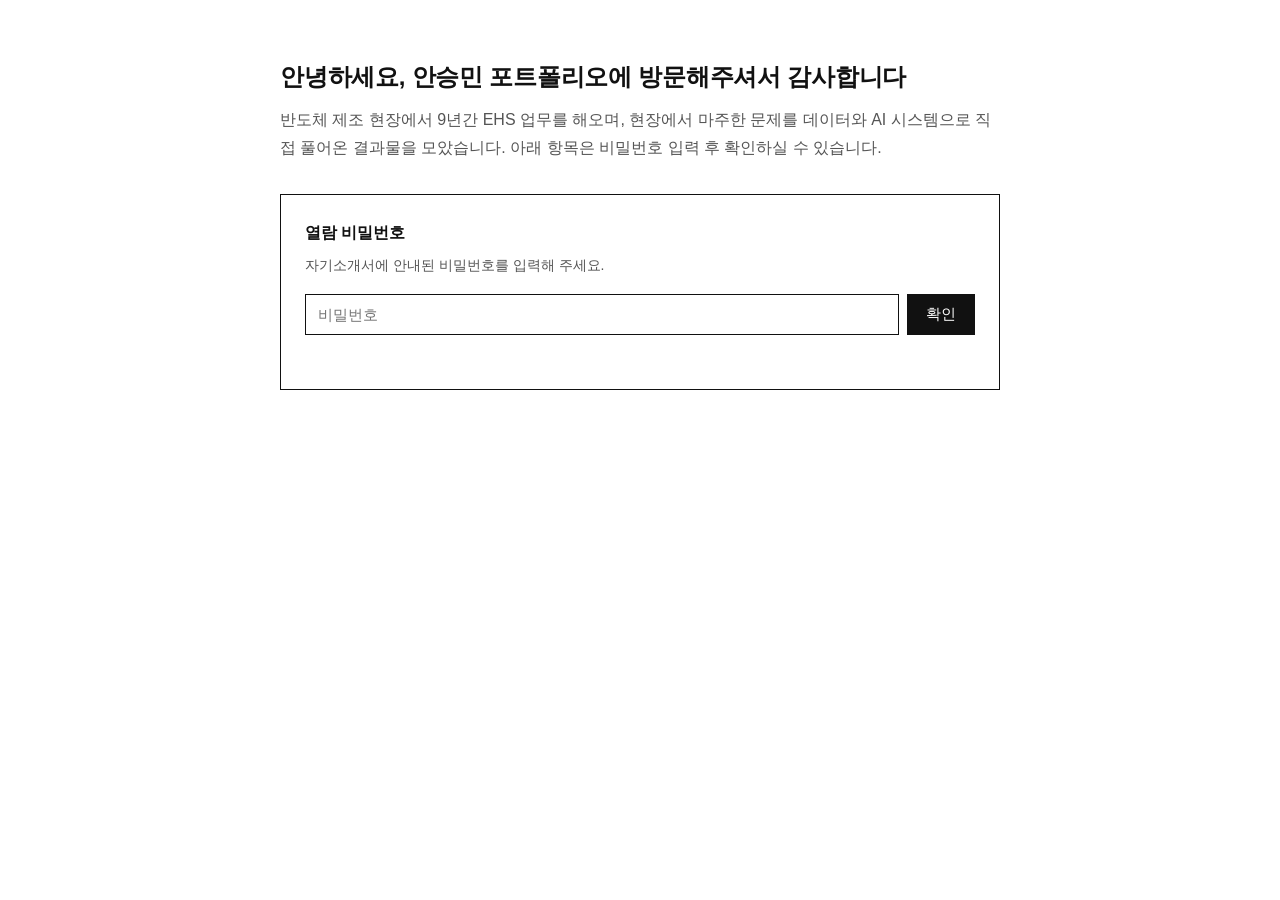
<file: gate_for_netlify.html>
<!doctype html>
<html lang="ko">
<head>
<meta charset="utf-8" />
<meta name="viewport" content="width=device-width, initial-scale=1" />
<meta name="robots" content="noindex" />
<title>안승민 포트폴리오</title>
<style>
  :root { --line:#111; --box:#d0d0d0; --muted:#555; }
  * { box-sizing: border-box; }
  html,body { margin:0; padding:0; background:#fff; color:#111; }
  body {
    font-family: -apple-system, BlinkMacSystemFont, "Segoe UI", "Apple SD Gothic Neo",
                 "Malgun Gothic", sans-serif;
    line-height: 1.75; font-size: 16px;
  }
  .wrap { max-width: 760px; margin: 0 auto; padding: 56px 20px 96px; }
  h1 { font-size: 24px; font-weight: 700; margin: 0 0 8px; letter-spacing: -0.01em; }
  .lead { color: var(--muted); margin: 0 0 32px; }
  hr { border: 0; border-top: 1px solid var(--box); margin: 32px 0; }

  .gate { border: 1px solid var(--line); padding: 24px; }
  .gate h2 { font-size: 16px; margin: 0 0 6px; }
  .gate p { color: var(--muted); margin: 0 0 16px; font-size: 14px; }
  .gate-row { display: flex; gap: 8px; flex-wrap: wrap; }
  input[type=password] {
    flex: 1 1 220px; padding: 10px 12px; border: 1px solid var(--line);
    background:#fff; color:#111; font-size: 15px;
  }
  button {
    padding: 10px 18px; border: 1px solid var(--line); background:#111; color:#fff;
    font-size: 15px; cursor: pointer;
  }
  button:hover { background:#333; }
  button.ghost { background:#fff; color:#111; }
  button.ghost:hover { background:#f2f2f2; }
  .msg { margin-top: 12px; font-size: 14px; color:#b00; min-height: 18px; }

  #content { display: none; }
  .proj { border: 1px solid var(--box); padding: 24px; margin: 20px 0; }
  .proj h3 { font-size: 18px; margin: 0 0 2px; }
  .proj .tag { font-size: 12.5px; color: var(--muted); margin: 0 0 14px; }
  .proj h4 { font-size: 13.5px; margin: 16px 0 4px; text-transform: uppercase;
             letter-spacing: 0.04em; color:#000; }
  .proj p { margin: 0 0 4px; }
  .proj .real { display:inline-block; margin-top:16px; font-size:12.5px;
                border:1px solid var(--line); padding:2px 8px; }
  .runbar { margin-top: 18px; display:flex; gap:8px; flex-wrap:wrap; align-items:center; }
  a.try-btn {
    display:inline-block; padding:10px 22px; border:1px solid var(--line);
    background:#111; color:#fff; font-size:14.5px; font-weight:600;
    text-decoration:none; letter-spacing:-0.005em;
  }
  a.try-btn:hover { background:#333; }
  .footnote { color: var(--muted); font-size: 13px; margin-top: 40px; }
  a { color:#111; }
</style>
</head>
<body>
<div class="wrap">

  <h1>안녕하세요, 안승민 포트폴리오에 방문해주셔서 감사합니다</h1>
  <p class="lead">
    반도체 제조 현장에서 9년간 EHS 업무를 해오며, 현장에서 마주한 문제를
    데이터와 AI 시스템으로 직접 풀어온 결과물을 모았습니다.
    아래 항목은 비밀번호 입력 후 확인하실 수 있습니다.
  </p>

  <div class="gate" id="gate">
    <h2>열람 비밀번호</h2>
    <p>자기소개서에 안내된 비밀번호를 입력해 주세요.</p>
    <div class="gate-row">
      <input type="password" id="pw" placeholder="비밀번호" autocomplete="off" />
      <button id="unlockBtn">확인</button>
    </div>
    <div class="msg" id="msg"></div>
  </div>

  <div id="content">
    <hr />
    <div id="projects"></div>
    <p class="footnote">
      ※ 수치는 사내·공개데이터 기준 설계·구현 시점의 값입니다.
      소방도면 검토 에이전트만 실제 동작 기능이며, 나머지는 개념·개발 과정·성과 소개입니다.
    </p>
  </div>

</div>

<script>
  // ================================================================
  // 백엔드 주소 — 배포한 Novile FastAPI 주소.
  // 내용(4개 프로젝트)은 이 파일에 없고, 비번 통과 후 백엔드가 내려준다.
  // ================================================================
  var BACKEND_URL = window.PORTFOLIO_BACKEND || "https://novile.onrender.com";
  var API = BACKEND_URL.replace(/\/+$/, "") + "/api/v1/portfolio";
  var token = sessionStorage.getItem("pf_token") || null;

  function logVisit(page, unlocked) {
    try {
      fetch(API + "/visit", {
        method: "POST",
        headers: { "Content-Type": "application/json" },
        body: JSON.stringify({
          page: page,
          path: location.pathname + location.hash,
          referrer: document.referrer || "",
          unlocked: !!unlocked
        })
      }).catch(function(){});
    } catch (e) {}
  }

  function escapeHtml(s){ return (s||"").replace(/[&<>]/g, function(c){
    return {"&":"&amp;","<":"&lt;",">":"&gt;"}[c]; }); }

  function renderProjects(projects) {
    var host = document.getElementById("projects");
    host.innerHTML = "";
    projects.forEach(function(p){
      var el = document.createElement("div");
      el.className = "proj";
      var real = p.real
        ? '<div class="runbar"><span class="real">실제 동작 기능</span>' +
          '<a class="try-btn" href="https://seungminportfolio.netlify.app/" ' +
          'target="_blank" rel="noopener" data-try="' + escapeHtml(p.id) + '">사용 체험 해보기</a>' +
          '</div>'
        : '';
      el.innerHTML =
        '<h3>' + escapeHtml(p.title) + '</h3>' +
        '<p class="tag">' + escapeHtml(p.tag) + '</p>' +
        p.html + real;
      host.appendChild(el);
    });
    // 소방도면 검토 에이전트 — "사용 체험 해보기" 클릭 시 방문 기록
    host.querySelectorAll("[data-try]").forEach(function(a){
      a.addEventListener("click", function(){ logVisit("firecheck", true); });
    });
  }

  function loadContent(tk) {
    return fetch(API + "/content", { headers: { "Authorization": "Bearer " + tk } })
      .then(function(r){
        if (r.status === 401 || r.status === 403) { throw new Error("expired"); }
        return r.json();
      })
      .then(function(j){
        var projects = j && j.data && j.data.projects;
        if (!projects) throw new Error("no content");
        renderProjects(projects);
        document.getElementById("gate").style.display = "none";
        document.getElementById("content").style.display = "block";
        logVisit("home", true);
      });
  }

  // 홈 방문 기록
  logVisit("home", false);

  var msg = document.getElementById("msg");
  var pw = document.getElementById("pw");
  var btn = document.getElementById("unlockBtn");

  // 이미 이번 세션에서 통과했으면 바로 내용 로드 (만료면 다시 게이트)
  if (token) {
    loadContent(token).catch(function(){
      sessionStorage.removeItem("pf_token"); token = null;
    });
  }

  function doUnlock() {
    var val = pw.value.trim();
    if (!val) { msg.textContent = "비밀번호를 입력해 주세요."; return; }
    msg.style.color = "#555"; msg.textContent = "확인 중...";
    fetch(API + "/unlock", {
      method: "POST",
      headers: { "Content-Type": "application/json" },
      body: JSON.stringify({ password: val })
    })
    .then(function(r){ return r.json().then(function(j){ return { ok:r.ok, j:j }; }); })
    .then(function(res){
      var data = res.j && res.j.data;
      if (res.ok && data && data.ok) {
        token = data.token;
        sessionStorage.setItem("pf_token", token);
        msg.textContent = "";
        return loadContent(token);
      } else {
        msg.style.color = "#b00";
        msg.textContent = (res.j && res.j.message) || "비밀번호가 일치하지 않습니다.";
      }
    })
    .catch(function(){
      msg.style.color = "#b00";
      msg.textContent = "서버에 연결할 수 없습니다. 잠시 후 다시 시도해 주세요.";
    });
  }

  btn.addEventListener("click", doUnlock);
  pw.addEventListener("keydown", function(e){ if (e.key === "Enter") doUnlock(); });
</script>
</body>
</html>
</html>
</file>
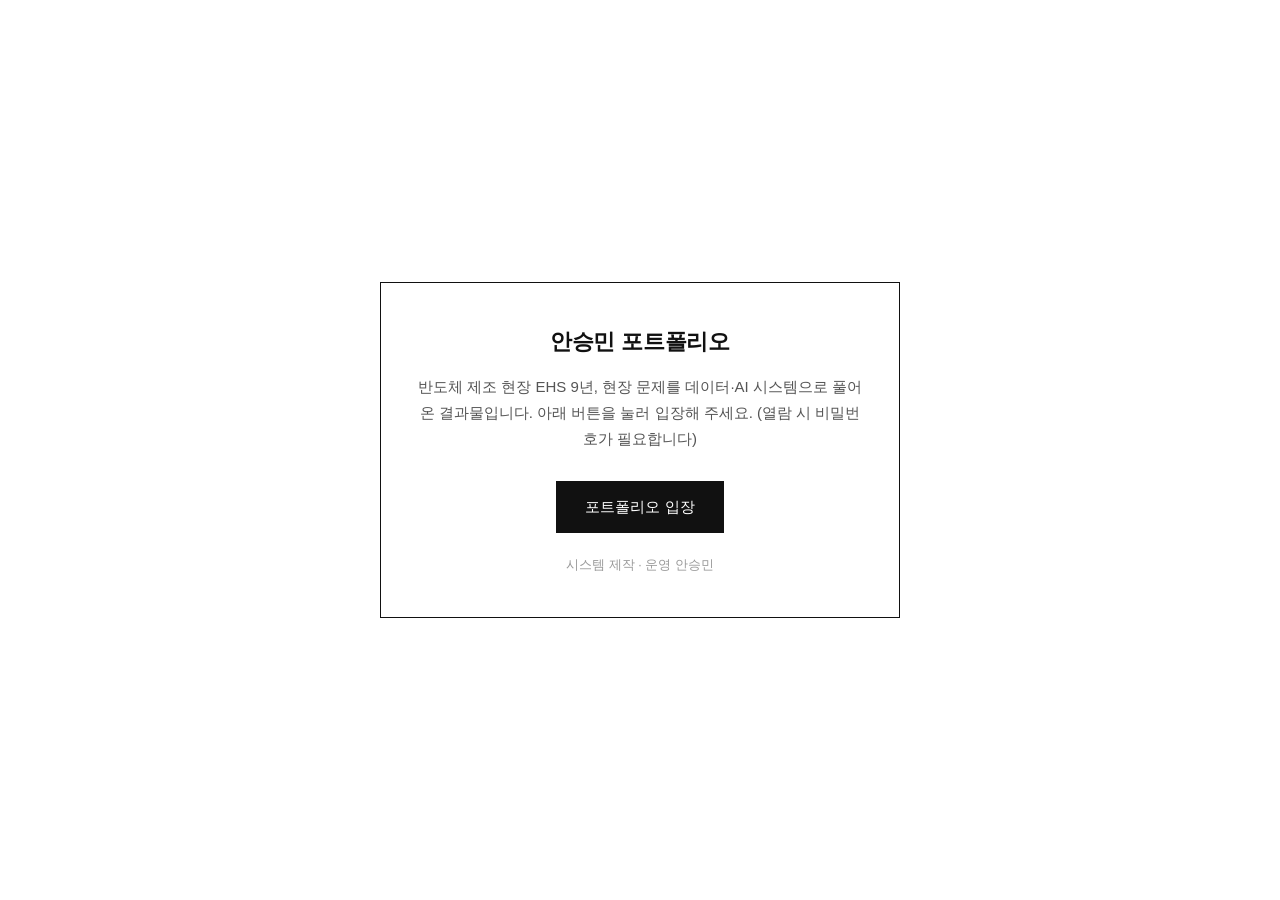
<file: landing_card.html>
<!doctype html>
<html lang="ko">
<head>
<meta charset="utf-8" />
<meta name="viewport" content="width=device-width, initial-scale=1" />
<title>안승민 포트폴리오</title>
<style>
  * { box-sizing: border-box; }
  html,body { margin:0; padding:0; background:#fff; color:#111; }
  body {
    font-family: -apple-system, BlinkMacSystemFont, "Segoe UI", "Apple SD Gothic Neo",
                 "Malgun Gothic", sans-serif;
    line-height: 1.75; font-size: 16px;
    min-height: 100vh; display: flex; align-items: center; justify-content: center;
  }
  .card {
    max-width: 520px; width: calc(100% - 40px);
    border: 1px solid #111; padding: 40px 32px; text-align: center;
  }
  h1 { font-size: 22px; font-weight: 700; margin: 0 0 12px; letter-spacing: -0.01em; }
  p  { color: #555; margin: 0 0 28px; font-size: 15px; }
  a.enter {
    display: inline-block; padding: 12px 28px; border: 1px solid #111;
    background: #111; color: #fff; text-decoration: none; font-size: 15px;
  }
  a.enter:hover { background: #333; }
  .note { margin-top: 22px; font-size: 12.5px; color: #999; }
</style>
</head>
<body>
  <div class="card">
    <h1>안승민 포트폴리오</h1>
    <p>
      반도체 제조 현장 EHS 9년, 현장 문제를 데이터·AI 시스템으로 풀어온 결과물입니다.
      아래 버튼을 눌러 입장해 주세요. (열람 시 비밀번호가 필요합니다)
    </p>

    <!-- ============================================================ -->
    <!-- Netlify 배포 주소로 교체하세요. 이 한 줄만 바꾸면 됩니다.      -->
    <!-- ============================================================ -->
    <a class="enter" href="https://seungminportfolio.netlify.app">포트폴리오 입장</a>

    <div class="note">시스템 제작 · 운영 안승민</div>
  </div>
</body>
</html>
</file>
<file: styles.css>
/* ============================================================
   안승민 · EHS × AI 포트폴리오
   뉴모피즘 soft-UI · 인디고(#3F51B5) 포인트
   ============================================================ */

/* Pretendard Variable — self-host (한 파일로 45~920 전 굵기 커버) */
@font-face {
  font-family: "Pretendard Variable";
  font-weight: 45 920;
  font-style: normal;
  font-display: swap;
  src: url("assets/fonts/PretendardVariable.woff2") format("woff2-variations");
}

* { box-sizing: border-box; }
html, body { margin: 0; padding: 0; background: #ECEEF2; }
body {
  font-family: 'Pretendard Variable', Pretendard, -apple-system, BlinkMacSystemFont,
               'Apple SD Gothic Neo', 'Malgun Gothic', sans-serif;
  -webkit-font-smoothing: antialiased;
}
a { color: inherit; text-decoration: none; }
a:hover { color: #3F51B5; }
a[data-goto] { cursor: pointer; }

@keyframes floatUp {
  from { opacity: 0; transform: translateY(18px); }
  to   { opacity: 1; transform: translateY(0); }
}

/* ---- SPA 페이지 전환 (app.js 가 .active 토글) ---- */
.page { display: none; }
.page.active { display: block; animation: floatUp 0.5s ease; }

/* ---- 프로젝트 카드 hover (인라인 style 을 !important 로 덮음) ---- */
.proj-card { transition: transform 0.25s ease, box-shadow 0.25s ease; }
.proj-card:hover {
  transform: translateY(-4px);
  box-shadow: 0 30px 60px -26px rgba(63,81,181,0.55),
              inset 0 1px 0 rgba(255,255,255,0.9) !important;
}

/* ============================================================
   반응형 — 원본은 데스크톱(고정 그리드) 기준이라,
   좁은 화면에서 인라인 그리드를 1열/2열로 접어준다.
   ============================================================ */
@media (max-width: 860px) {
  /* 프로젝트 카드: 아이콘·본문·미디어 세로 스택 */
  [style*="grid-template-columns: 60px 1fr 520px"],
  [style*="grid-template-columns: 60px 340px 1fr"],
  [style*="grid-template-columns: 1fr 360px"] {
    grid-template-columns: 1fr !important;
  }
  /* 3열 → 1열, 4열(타임라인) → 1열 */
  [style*="grid-template-columns: 1fr 1fr 1fr"] {
    grid-template-columns: 1fr !important;
  }
  /* 타임라인: 세로 스택 시 세로 구분선·측면 패딩 제거 */
  [style*="grid-template-columns: 1fr 1fr 1fr 1fr"] > div {
    border-right: 0 !important;
    padding-left: 0 !important;
    padding-right: 0 !important;
    padding-bottom: 6px !important;
  }
  /* 5열(파이프라인·매트릭스) → 2열 */
  [style*="grid-template-columns: repeat(5, 1fr)"] {
    grid-template-columns: repeat(2, 1fr) !important;
  }
  /* 2열(핵심기능·퍼블릭DB) → 1열 */
  [style*="grid-template-columns: 1fr 1fr;"],
  [style*="grid-template-columns: 1fr 1fr "] {
    grid-template-columns: 1fr !important;
  }
  /* 대형 헤드라인 축소 */
  [style*="font-size: 78px"] { font-size: 46px !important; }
  [style*="font-size: 58px"] { font-size: 40px !important; }
}

@media (max-width: 560px) {
  [style*="grid-template-columns: repeat(5, 1fr)"] {
    grid-template-columns: 1fr !important;
  }
  [style*="font-size: 78px"] { font-size: 38px !important; }
  [style*="font-size: 58px"] { font-size: 32px !important; }
  [style*="font-size: 30px"] { font-size: 24px !important; }
  /* 좌우 여백 축소 */
  [style*="padding: 22px 28px 80px"] { padding-left: 16px !important; padding-right: 16px !important; }
}
</file>
